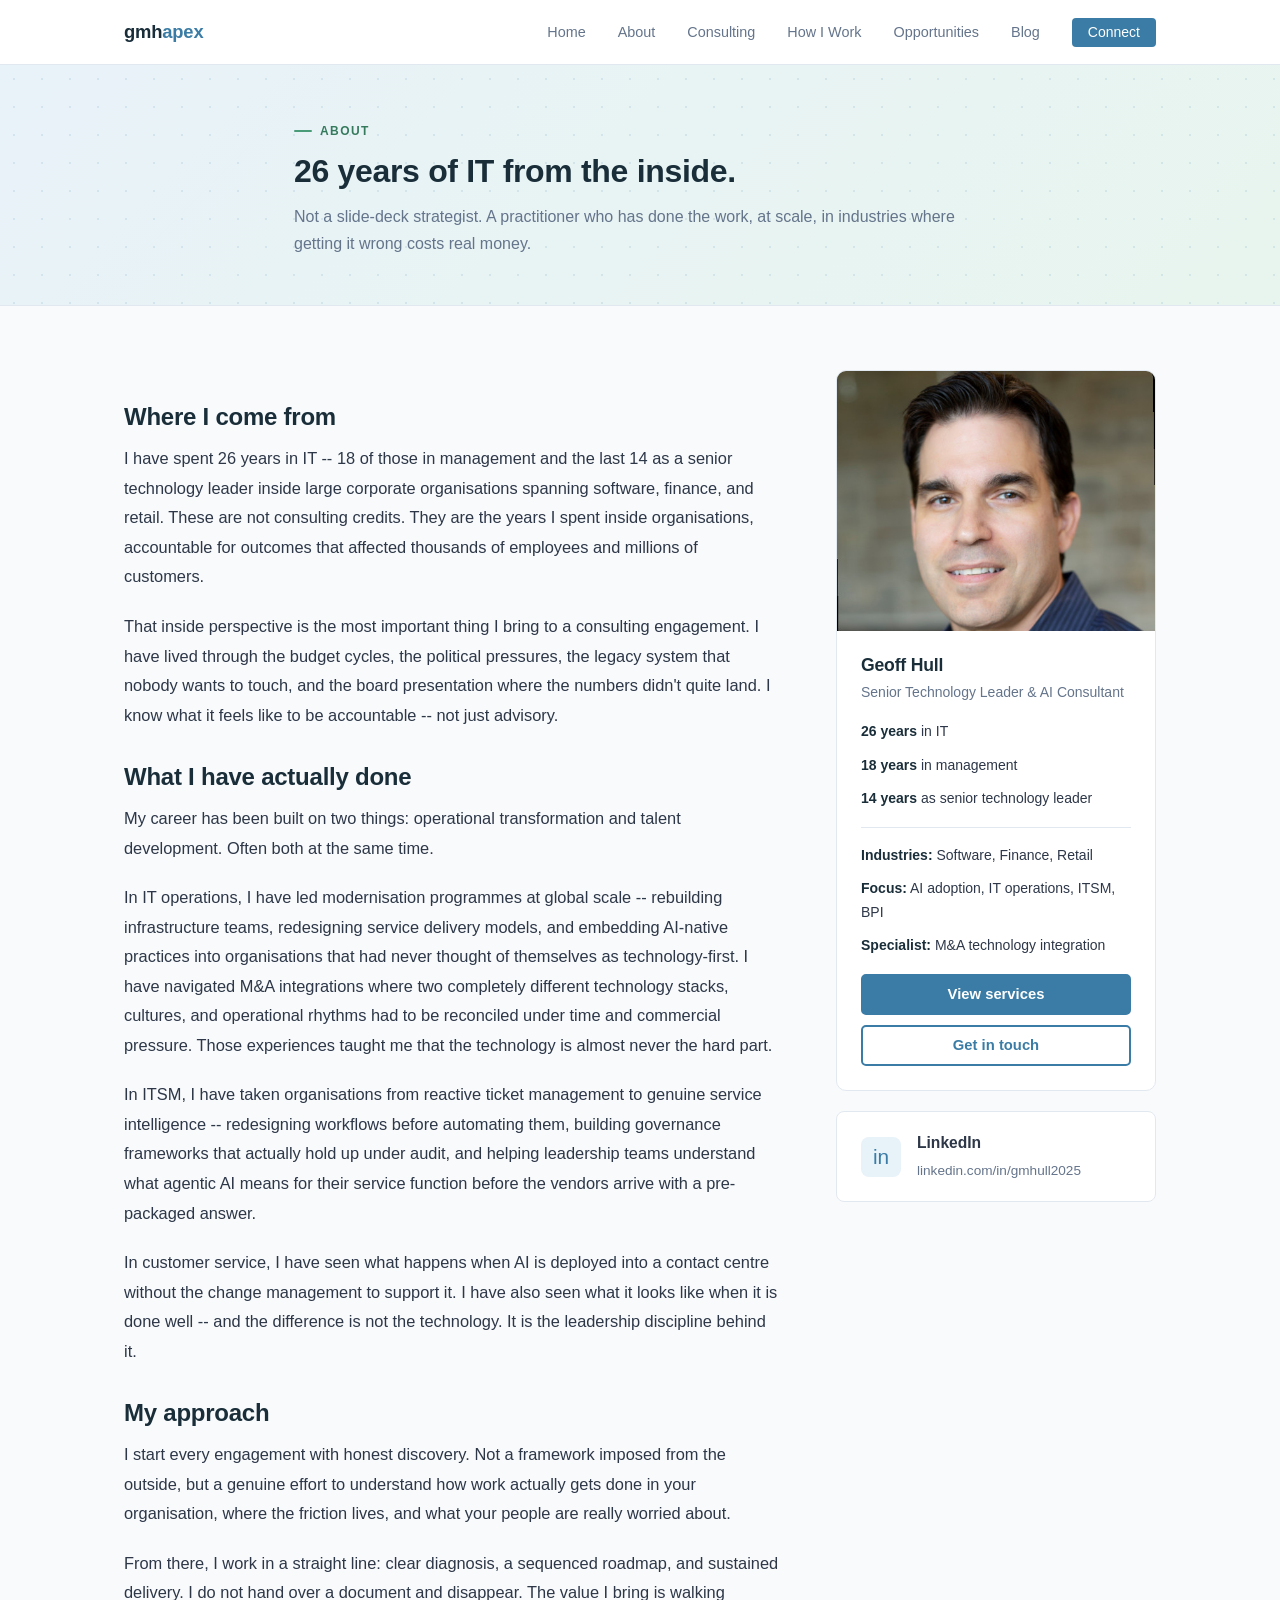
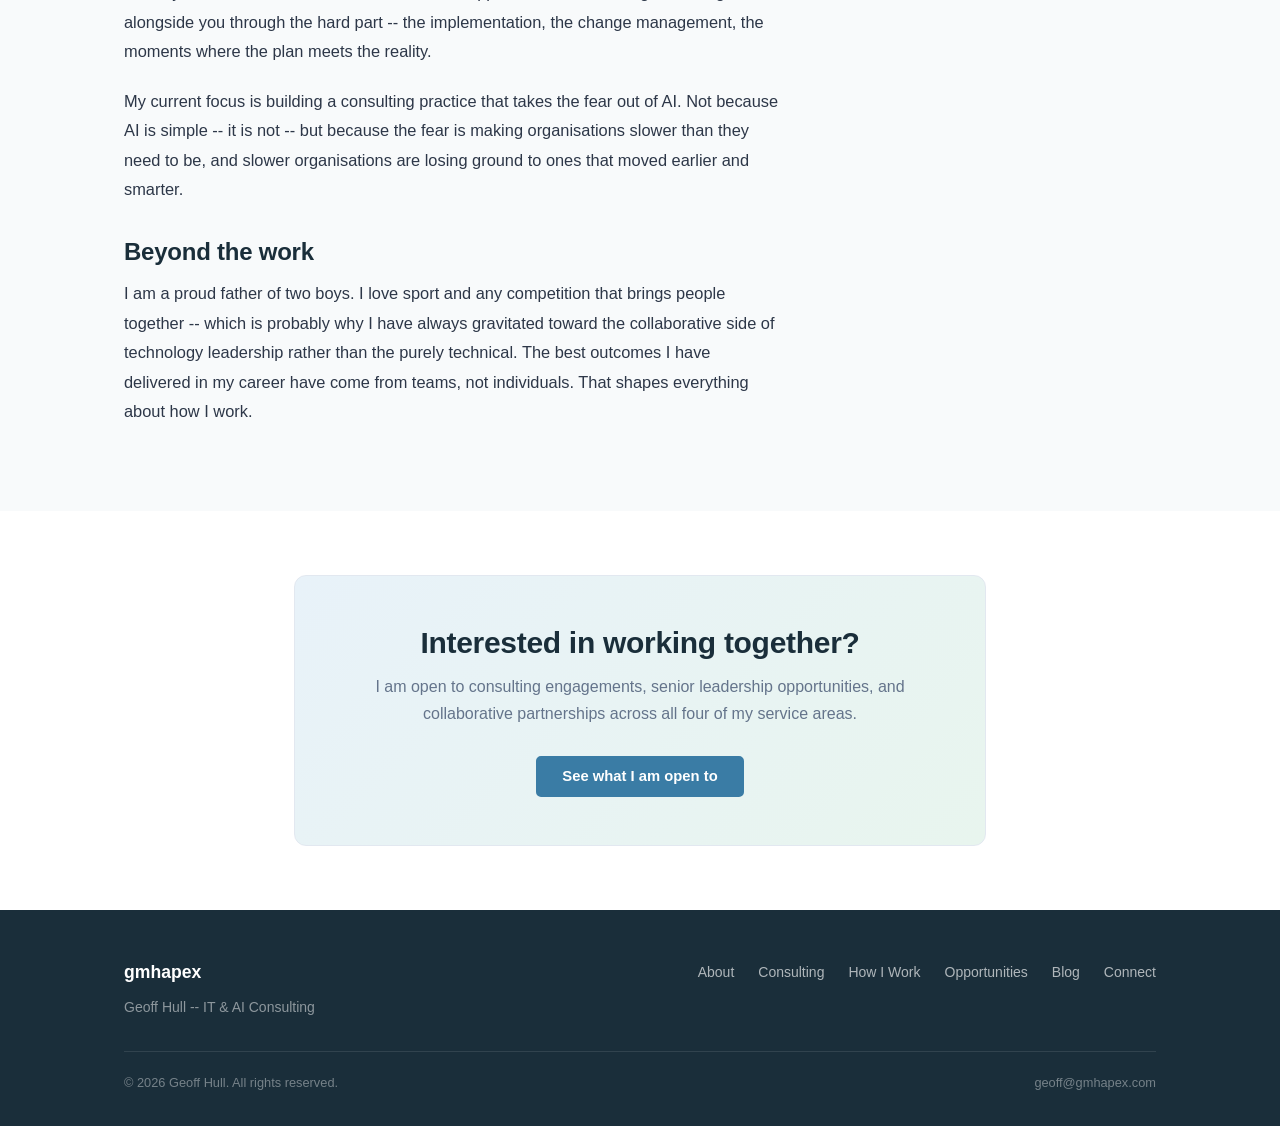
<file: docs/about.html>
<!DOCTYPE html>
<html lang="en">
<head>
  <meta charset="UTF-8">
  <meta name="viewport" content="width=device-width, initial-scale=1.0">
  <title>About Geoff Hull -- Senior Technology Leader &amp; AI Consultant</title>
  <meta name="description" content="26 years of IT leadership across software, finance, and retail. Geoff Hull's approach to consulting is grounded in real operational experience -- not theory.">

  <!-- Canonical -->
  <link rel="canonical" href="https://gmhapex.com/about.html">

  <!-- OpenGraph -->
  <meta property="og:title" content="About Geoff Hull -- Senior Technology Leader &amp; AI Consultant">
  <meta property="og:description" content="26 years of IT leadership across software, finance, and retail. Grounded in real operational experience, not theory.">
  <meta property="og:url" content="https://gmhapex.com/about.html">
  <meta property="og:type" content="profile">
  <meta property="og:image" content="https://gmhapex.com/assets/img/geoff-hull.jpg">

  <!-- Twitter Card -->
  <meta name="twitter:card" content="summary_large_image">
  <meta name="twitter:site" content="@geoffmhull">
  <meta name="twitter:title" content="About Geoff Hull -- Senior Technology Leader &amp; AI Consultant">
  <meta name="twitter:description" content="26 years of IT leadership across software, finance, and retail. Grounded in real operational experience, not theory.">
  <meta name="twitter:image" content="https://gmhapex.com/assets/img/geoff-hull.jpg">

  <link rel="stylesheet" href="assets/css/style.css">

  <!-- JSON-LD: Person schema -->
  <script type="application/ld+json">
  {
    "@context": "https://schema.org",
    "@type": "Person",
    "name": "Geoff Hull",
    "url": "https://gmhapex.com",
    "jobTitle": "Senior Technology Leader & AI Consultant",
    "description": "Senior technology leader with 26 years of IT experience, 18 years in management, and 14 years as a senior leader across software, finance, and retail.",
    "alumniOf": [],
    "knowsAbout": [
      "IT Operations Transformation",
      "IT Service Management",
      "AI Adoption",
      "Business Process Improvement",
      "Customer Service Transformation",
      "Mergers and Acquisitions Technology Integration",
      "Talent Development",
      "Change Management"
    ],
    "sameAs": [
      "https://www.linkedin.com/in/gmhull2025",
      "https://twitter.com/geoffmhull"
    ]
  }
  </script>
</head>
<body>

  <!-- ===== Navigation ===== -->
  <nav class="site-nav" role="navigation" aria-label="Main navigation">
    <div class="container site-nav__inner">
      <a href="index.html" class="site-nav__brand">gmh<span>apex</span></a>
      <button class="nav-toggle" aria-label="Open menu" aria-expanded="false">
        <span></span><span></span><span></span>
      </button>
      <ul class="site-nav__links">
        <li><a href="index.html">Home</a></li>
        <li><a href="about.html">About</a></li>
        <li><a href="consulting.html">Consulting</a></li>
        <li><a href="how-i-work.html">How I Work</a></li>
        <li><a href="opportunities.html">Opportunities</a></li>
        <li><a href="blog/index.html">Blog</a></li>
        <li class="nav-cta"><a href="connect.html">Connect</a></li>
      </ul>
    </div>
  </nav>

  <!-- ===== Page header ===== -->
  <header class="post-header">
    <div class="container--narrow">
      <p class="section-label">About</p>
      <h1>26 years of IT from the inside.</h1>
      <p class="post-header__sub">Not a slide-deck strategist. A practitioner who has done the work, at scale, in industries where getting it wrong costs real money.</p>
    </div>
  </header>

  <!-- ===== Bio section ===== -->
  <section>
    <div class="container">
      <div class="bio-section">

        <!-- Main bio -->
        <div class="post-content">

          <h2>Where I come from</h2>
          <p>
            I have spent 26 years in IT -- 18 of those in management and the last 14 as a senior
            technology leader inside large corporate organisations spanning software, finance, and retail.
            These are not consulting credits. They are the years I spent inside organisations,
            accountable for outcomes that affected thousands of employees and millions of customers.
          </p>
          <p>
            That inside perspective is the most important thing I bring to a consulting engagement.
            I have lived through the budget cycles, the political pressures, the legacy system that
            nobody wants to touch, and the board presentation where the numbers didn't quite land.
            I know what it feels like to be accountable -- not just advisory.
          </p>

          <h2>What I have actually done</h2>
          <p>
            My career has been built on two things: operational transformation and talent development.
            Often both at the same time.
          </p>
          <p>
            In IT operations, I have led modernisation programmes at global scale -- rebuilding
            infrastructure teams, redesigning service delivery models, and embedding AI-native
            practices into organisations that had never thought of themselves as technology-first.
            I have navigated M&amp;A integrations where two completely different technology stacks,
            cultures, and operational rhythms had to be reconciled under time and commercial pressure.
            Those experiences taught me that the technology is almost never the hard part.
          </p>
          <p>
            In ITSM, I have taken organisations from reactive ticket management to genuine
            service intelligence -- redesigning workflows before automating them, building governance
            frameworks that actually hold up under audit, and helping leadership teams understand
            what agentic AI means for their service function before the vendors arrive with
            a pre-packaged answer.
          </p>
          <p>
            In customer service, I have seen what happens when AI is deployed into a contact centre
            without the change management to support it. I have also seen what it looks like when
            it is done well -- and the difference is not the technology. It is the leadership
            discipline behind it.
          </p>

          <h2>My approach</h2>
          <p>
            I start every engagement with honest discovery. Not a framework imposed from the outside,
            but a genuine effort to understand how work actually gets done in your organisation,
            where the friction lives, and what your people are really worried about.
          </p>
          <p>
            From there, I work in a straight line: clear diagnosis, a sequenced roadmap,
            and sustained delivery. I do not hand over a document and disappear. The value
            I bring is walking alongside you through the hard part -- the implementation,
            the change management, the moments where the plan meets the reality.
          </p>
          <p>
            My current focus is building a consulting practice that takes the fear out of AI.
            Not because AI is simple -- it is not -- but because the fear is making organisations
            slower than they need to be, and slower organisations are losing ground to ones that
            moved earlier and smarter.
          </p>

          <h2>Beyond the work</h2>
          <p>
            I am a proud father of two boys. I love sport and any competition that brings people
            together -- which is probably why I have always gravitated toward the collaborative
            side of technology leadership rather than the purely technical. The best outcomes
            I have delivered in my career have come from teams, not individuals. That shapes
            everything about how I work.
          </p>

        </div>

        <!-- Aside card -->
        <aside class="bio-aside">
          <div class="bio-aside__card">
            <div class="bio-aside__avatar">
              <img src="assets/img/geoff-hull.jpg" alt="Geoff Hull">
            </div>
            <div class="bio-aside__details">
              <h3>Geoff Hull</h3>
              <p class="role">Senior Technology Leader &amp; AI Consultant</p>

              <div class="bio-stat"><strong>26 years</strong> in IT</div>
              <div class="bio-stat"><strong>18 years</strong> in management</div>
              <div class="bio-stat"><strong>14 years</strong> as senior technology leader</div>

              <div style="margin: 1rem 0; border-top: 1px solid var(--border); padding-top: 1rem;">
                <div class="bio-stat"><strong>Industries:</strong> Software, Finance, Retail</div>
                <div class="bio-stat"><strong>Focus:</strong> AI adoption, IT operations, ITSM, BPI</div>
                <div class="bio-stat"><strong>Specialist:</strong> M&amp;A technology integration</div>
              </div>

              <div style="margin-top: 1rem;">
                <a href="consulting.html" class="btn btn--primary" style="width:100%; text-align:center; display:block; margin-bottom:0.6rem;">View services</a>
                <a href="connect.html" class="btn btn--outline" style="width:100%; text-align:center; display:block;">Get in touch</a>
              </div>
            </div>
          </div>

          <div style="margin-top:1.25rem;">
            <a href="https://www.linkedin.com/in/gmhull2025" class="social-link" target="_blank" rel="noopener noreferrer">
              <div class="social-link__icon" style="background:var(--blue-light); color:var(--blue);" aria-hidden="true">in</div>
              <div class="social-link__info">
                <strong>LinkedIn</strong>
                <span>linkedin.com/in/gmhull2025</span>
              </div>
            </a>
          </div>
        </aside>

      </div>
    </div>
  </section>

  <!-- ===== CTA ===== -->
  <section class="section--alt">
    <div class="container--narrow">
      <div class="cta-block">
        <h2>Interested in working together?</h2>
        <p>I am open to consulting engagements, senior leadership opportunities, and collaborative partnerships across all four of my service areas.</p>
        <a href="opportunities.html" class="btn btn--primary">See what I am open to</a>
      </div>
    </div>
  </section>

  <!-- ===== Footer ===== -->
  <footer class="site-footer">
    <div class="container">
      <div class="site-footer__inner">
        <div>
          <div class="site-footer__brand">gmhapex</div>
          <div class="site-footer__tagline">Geoff Hull -- IT &amp; AI Consulting</div>
        </div>
        <ul class="site-footer__nav">
          <li><a href="about.html">About</a></li>
          <li><a href="consulting.html">Consulting</a></li>
          <li><a href="how-i-work.html">How I Work</a></li>
          <li><a href="opportunities.html">Opportunities</a></li>
          <li><a href="blog/index.html">Blog</a></li>
          <li><a href="connect.html">Connect</a></li>
        </ul>
      </div>
      <div class="site-footer__bottom">
        <span>&copy; 2026 Geoff Hull. All rights reserved.</span>
        <span><a href="mailto:geoff@gmhapex.com" style="color:rgba(255,255,255,0.4);">geoff@gmhapex.com</a></span>
      </div>
    </div>
  </footer>

  <script src="assets/js/main.js"></script>
</body>
</html>
</file>
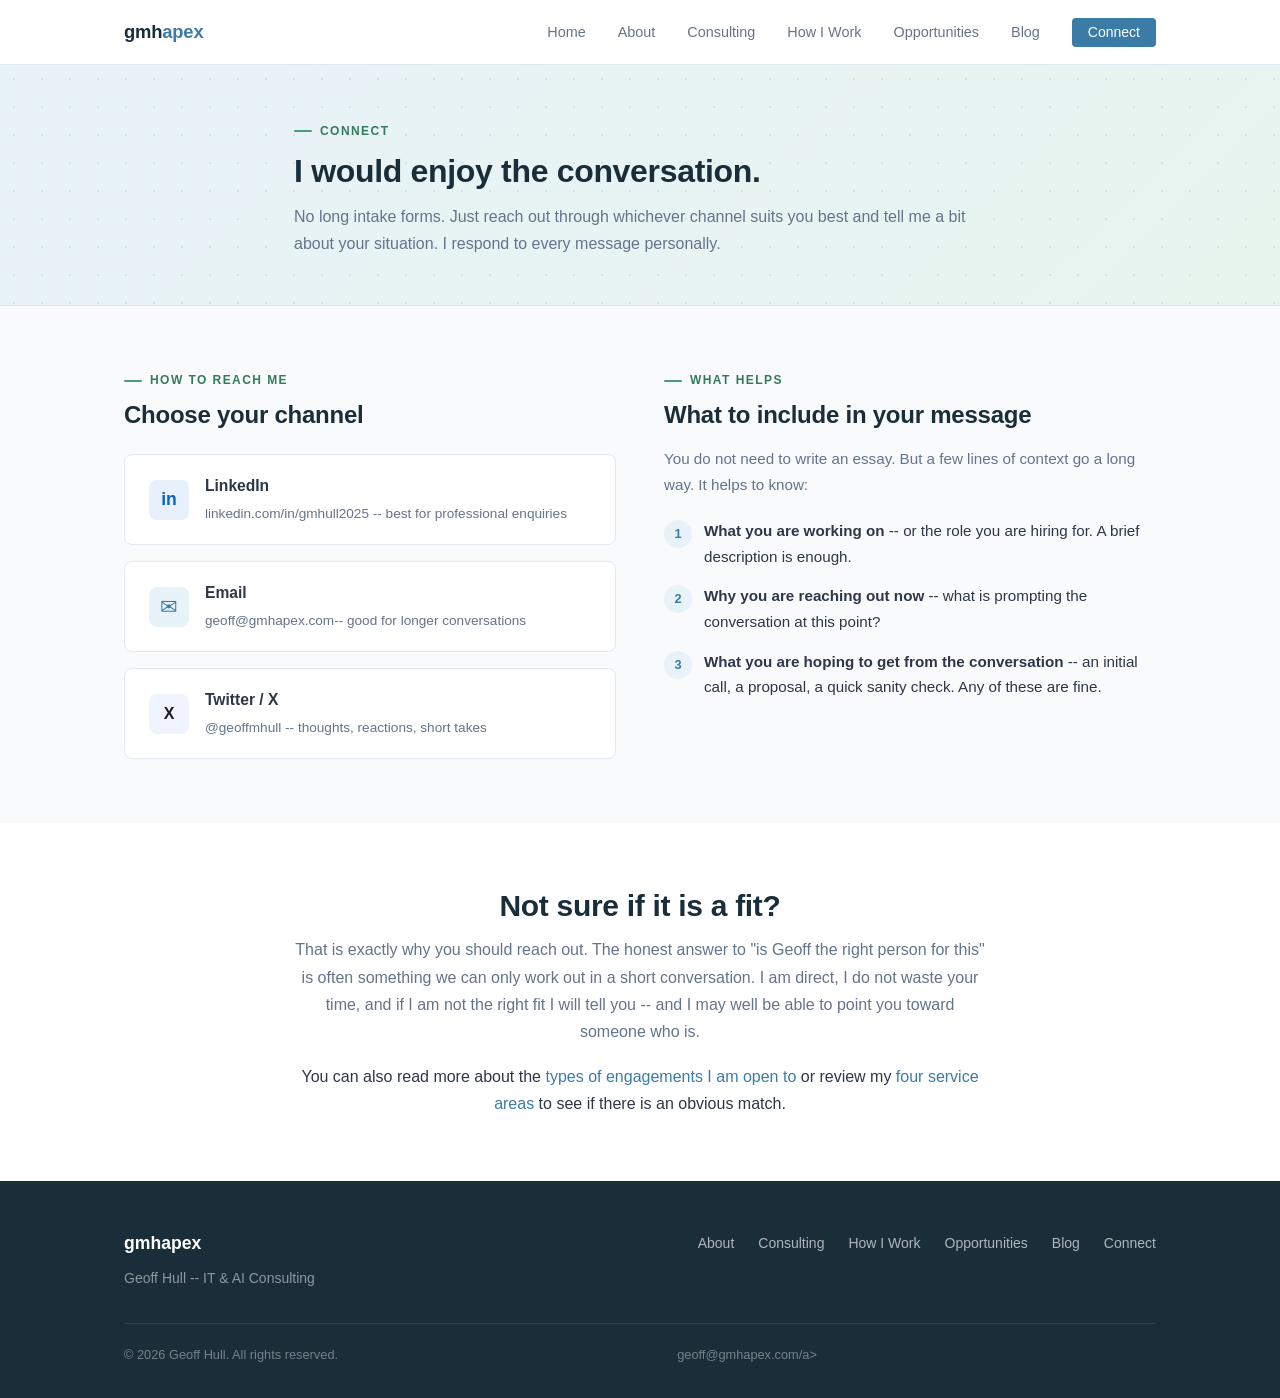
<file: docs/connect.html>
<!DOCTYPE html>
<html lang="en">
<head>
  <meta charset="UTF-8">
  <meta name="viewport" content="width=device-width, initial-scale=1.0">
  <title>Connect -- Geoff Hull | gmhapex.com</title>
  <meta name="description" content="Get in touch with Geoff Hull. Connect via LinkedIn, Twitter/X, or email to discuss consulting, opportunities, or collaboration.">

  <!-- Canonical -->
  <link rel="canonical" href="https://gmhapex.com/connect.html">

  <!-- OpenGraph -->
  <meta property="og:title" content="Connect -- Geoff Hull">
  <meta property="og:description" content="Get in touch via LinkedIn, Twitter/X, or email. Open to consulting, senior leadership roles, and collaborative partnerships.">
  <meta property="og:url" content="https://gmhapex.com/connect.html">
  <meta property="og:type" content="website">
  <meta property="og:image" content="https://gmhapex.com/assets/img/geoff-hull.jpg">

  <!-- Twitter Card -->
  <meta name="twitter:card" content="summary_large_image">
  <meta name="twitter:site" content="@geoffmhull">
  <meta name="twitter:title" content="Connect -- Geoff Hull">
  <meta name="twitter:description" content="Get in touch via LinkedIn, Twitter/X, or email.">
  <meta name="twitter:image" content="https://gmhapex.com/assets/img/geoff-hull.jpg">

  <link rel="stylesheet" href="assets/css/style.css">

  <!-- JSON-LD: ContactPage -->
  <script type="application/ld+json">
  {
    "@context": "https://schema.org",
    "@type": "ContactPage",
    "name": "Connect -- Geoff Hull",
    "url": "https://gmhapex.com/connect.html",
    "description": "Contact page for Geoff Hull, senior technology leader and AI consultant.",
    "author": {
      "@type": "Person",
      "name": "Geoff Hull",
      "url": "https://gmhapex.com",
      "sameAs": [
        "https://www.linkedin.com/in/gmhull2025",
        "https://twitter.com/geoffmhull"
      ]
    }
  }
  </script>
</head>
<body>

  <!-- ===== Navigation ===== -->
  <nav class="site-nav" role="navigation" aria-label="Main navigation">
    <div class="container site-nav__inner">
      <a href="index.html" class="site-nav__brand">gmh<span>apex</span></a>
      <button class="nav-toggle" aria-label="Open menu" aria-expanded="false">
        <span></span><span></span><span></span>
      </button>
      <ul class="site-nav__links">
        <li><a href="index.html">Home</a></li>
        <li><a href="about.html">About</a></li>
        <li><a href="consulting.html">Consulting</a></li>
        <li><a href="how-i-work.html">How I Work</a></li>
        <li><a href="opportunities.html">Opportunities</a></li>
        <li><a href="blog/index.html">Blog</a></li>
        <li class="nav-cta"><a href="connect.html">Connect</a></li>
      </ul>
    </div>
  </nav>

  <!-- ===== Page header ===== -->
  <header class="post-header">
    <div class="container--narrow">
      <p class="section-label">Connect</p>
      <h1>I would enjoy the conversation.</h1>
      <p class="post-header__sub">
        No long intake forms. Just reach out through whichever channel suits you best
        and tell me a bit about your situation. I respond to every message personally.
      </p>
    </div>
  </header>

  <!-- ===== Contact options ===== -->
  <section>
    <div class="container">
      <div style="display:grid; grid-template-columns: 1fr 1fr; gap:3rem; align-items:start;">

        <!-- Social / contact links -->
        <div>
          <p class="section-label">How to reach me</p>
          <h2 class="section-heading" style="font-size:1.5rem; margin-bottom:1.5rem;">Choose your channel</h2>
          <div class="social-links">

            <a href="https://www.linkedin.com/in/gmhull2025" class="social-link" target="_blank" rel="noopener noreferrer">
              <div class="social-link__icon" style="background:#e8f0fb; color:#0a66c2; font-size:1.1rem; font-weight:700;">in</div>
              <div class="social-link__info">
                <strong>LinkedIn</strong>
                <span>linkedin.com/in/gmhull2025 -- best for professional enquiries</span>
              </div>
            </a>

            <a href="mailto:geoff@gmhapex.com" class="social-link">
              <div class="social-link__icon" style="background:var(--blue-light); color:var(--blue);" aria-hidden="true">&#9993;</div>
              <div class="social-link__info">
                <strong>Email</strong>
                <span>geoff@gmhapex.com-- good for longer conversations</span>
              </div>
            </a>

            <a href="https://twitter.com/geoffmhull" class="social-link" target="_blank" rel="noopener noreferrer">
              <div class="social-link__icon" style="background:#f0f4ff; color:#1a1a2e; font-weight:700; font-size:1rem;">X</div>
              <div class="social-link__info">
                <strong>Twitter / X</strong>
                <span>@geoffmhull -- thoughts, reactions, short takes</span>
              </div>
            </a>

          </div>
        </div>

        <!-- What to include -->
        <div>
          <p class="section-label">What helps</p>
          <h2 class="section-heading" style="font-size:1.5rem; margin-bottom:1rem;">What to include in your message</h2>
          <p class="text-muted" style="font-size:0.95rem; margin-bottom:1.25rem;">
            You do not need to write an essay. But a few lines of context go a long way. It helps to know:
          </p>
          <div style="display:flex; flex-direction:column; gap:0.85rem;">
            <div style="display:flex; gap:0.75rem; align-items:flex-start; font-size:0.95rem;">
              <div style="width:28px; height:28px; border-radius:50%; background:var(--blue-light); color:var(--blue); display:flex; align-items:center; justify-content:center; font-weight:600; font-size:0.8rem; flex-shrink:0; margin-top:2px;">1</div>
              <div><strong>What you are working on</strong> -- or the role you are hiring for. A brief description is enough.</div>
            </div>
            <div style="display:flex; gap:0.75rem; align-items:flex-start; font-size:0.95rem;">
              <div style="width:28px; height:28px; border-radius:50%; background:var(--blue-light); color:var(--blue); display:flex; align-items:center; justify-content:center; font-weight:600; font-size:0.8rem; flex-shrink:0; margin-top:2px;">2</div>
              <div><strong>Why you are reaching out now</strong> -- what is prompting the conversation at this point?</div>
            </div>
            <div style="display:flex; gap:0.75rem; align-items:flex-start; font-size:0.95rem;">
              <div style="width:28px; height:28px; border-radius:50%; background:var(--blue-light); color:var(--blue); display:flex; align-items:center; justify-content:center; font-weight:600; font-size:0.8rem; flex-shrink:0; margin-top:2px;">3</div>
              <div><strong>What you are hoping to get from the conversation</strong> -- an initial call, a proposal, a quick sanity check. Any of these are fine.</div>
            </div>
          </div>
        </div>

      </div>
    </div>
  </section>

  <!-- ===== Not sure? ===== -->
  <section class="section--alt">
    <div class="container--narrow" style="text-align:center;">
      <h2 style="margin-bottom:0.75rem;">Not sure if it is a fit?</h2>
      <p class="text-muted">
        That is exactly why you should reach out. The honest answer to "is Geoff the right person for this"
        is often something we can only work out in a short conversation. I am direct, I do not waste your
        time, and if I am not the right fit I will tell you -- and I may well be able to point you
        toward someone who is.
      </p>
      <p style="margin-top:1rem;">
        You can also read more about the <a href="opportunities.html">types of engagements I am open to</a>
        or review my <a href="consulting.html">four service areas</a> to see if there is an obvious match.
      </p>
    </div>
  </section>

  <!-- ===== Footer ===== -->
  <footer class="site-footer">
    <div class="container">
      <div class="site-footer__inner">
        <div>
          <div class="site-footer__brand">gmhapex</div>
          <div class="site-footer__tagline">Geoff Hull -- IT &amp; AI Consulting</div>
        </div>
        <ul class="site-footer__nav">
          <li><a href="about.html">About</a></li>
          <li><a href="consulting.html">Consulting</a></li>
          <li><a href="how-i-work.html">How I Work</a></li>
          <li><a href="opportunities.html">Opportunities</a></li>
          <li><a href="blog/index.html">Blog</a></li>
          <li><a href="connect.html">Connect</a></li>
        </ul>
      </div>
      <div class="site-footer__bottom">
        <span>&copy; 2026 Geoff Hull. All rights reserved.</span>
        <span><a href="mailto:geoff@gmhapex.com" style="color:rgba(255,255,255,0.4);">geoff@gmhapex.com/a></span>
      </div>
    </div>
  </footer>

  <script src="assets/js/main.js"></script>
</body>
</html>
</file>
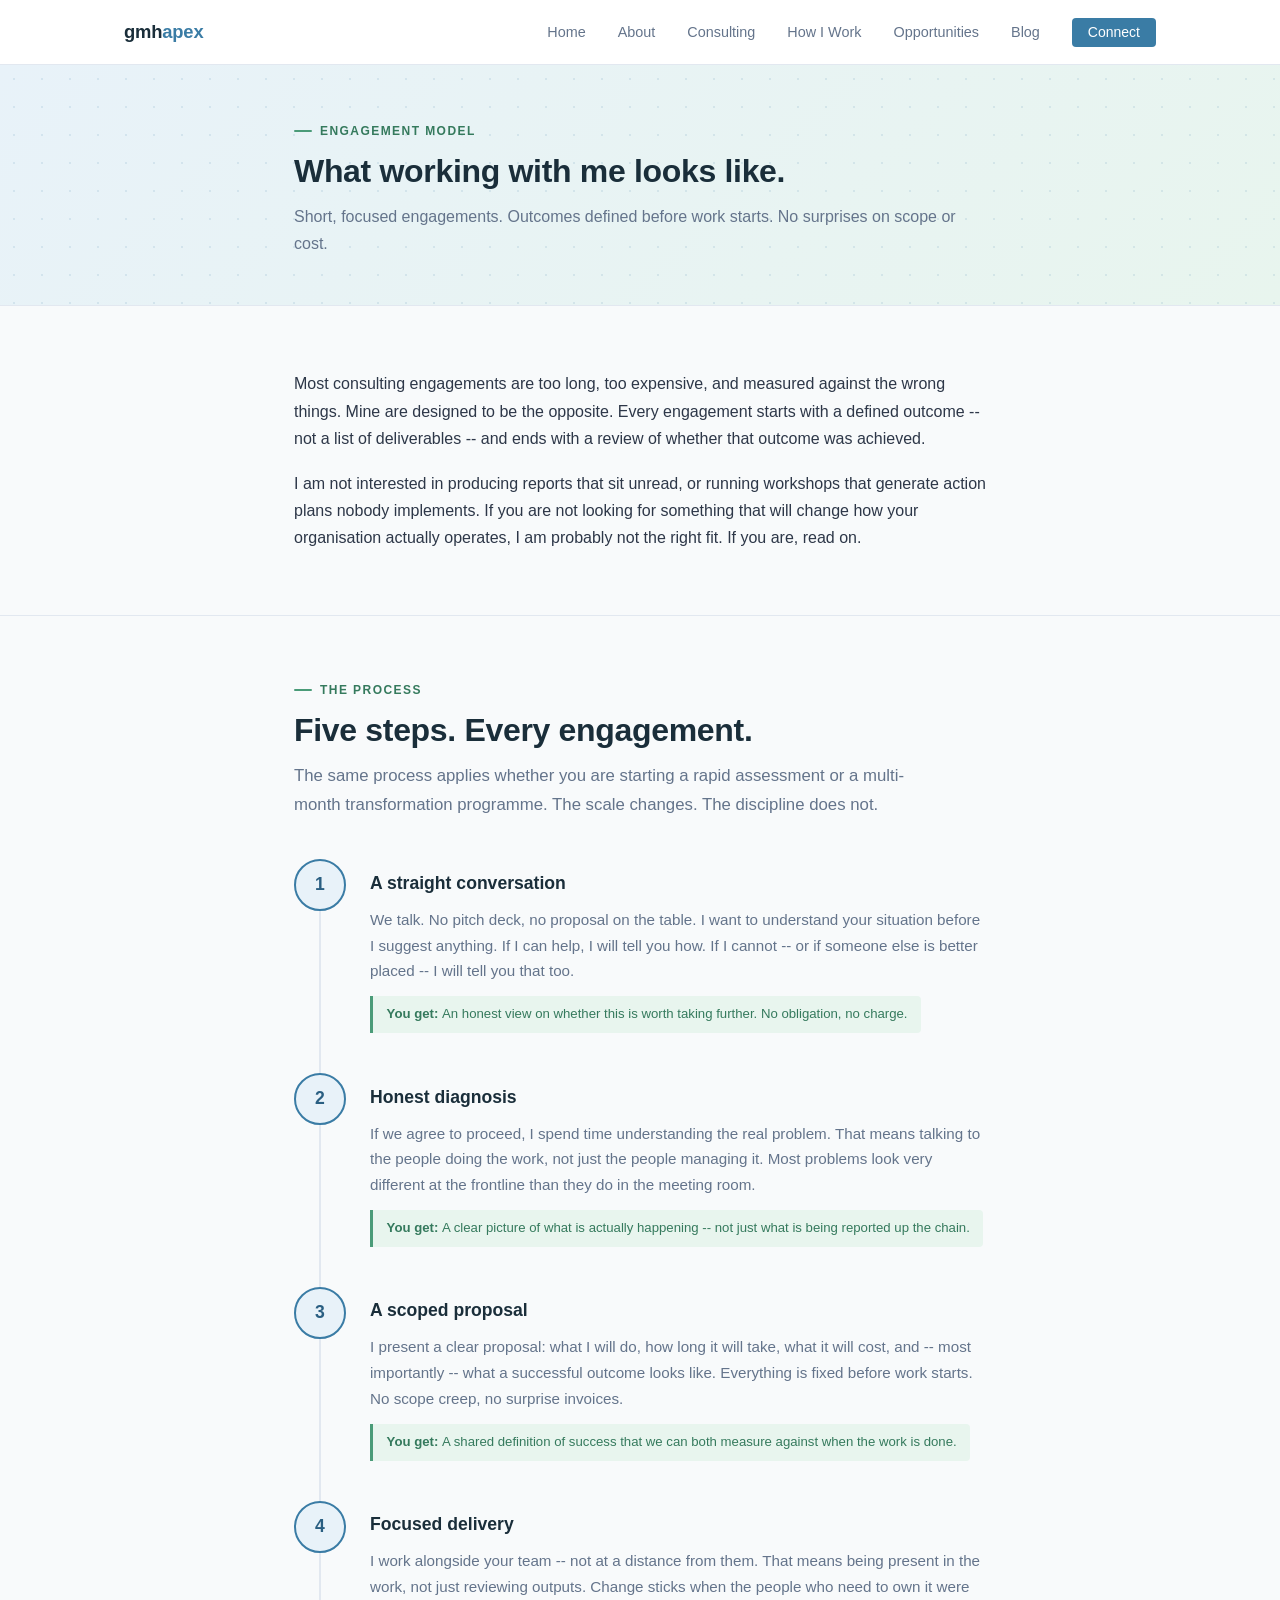
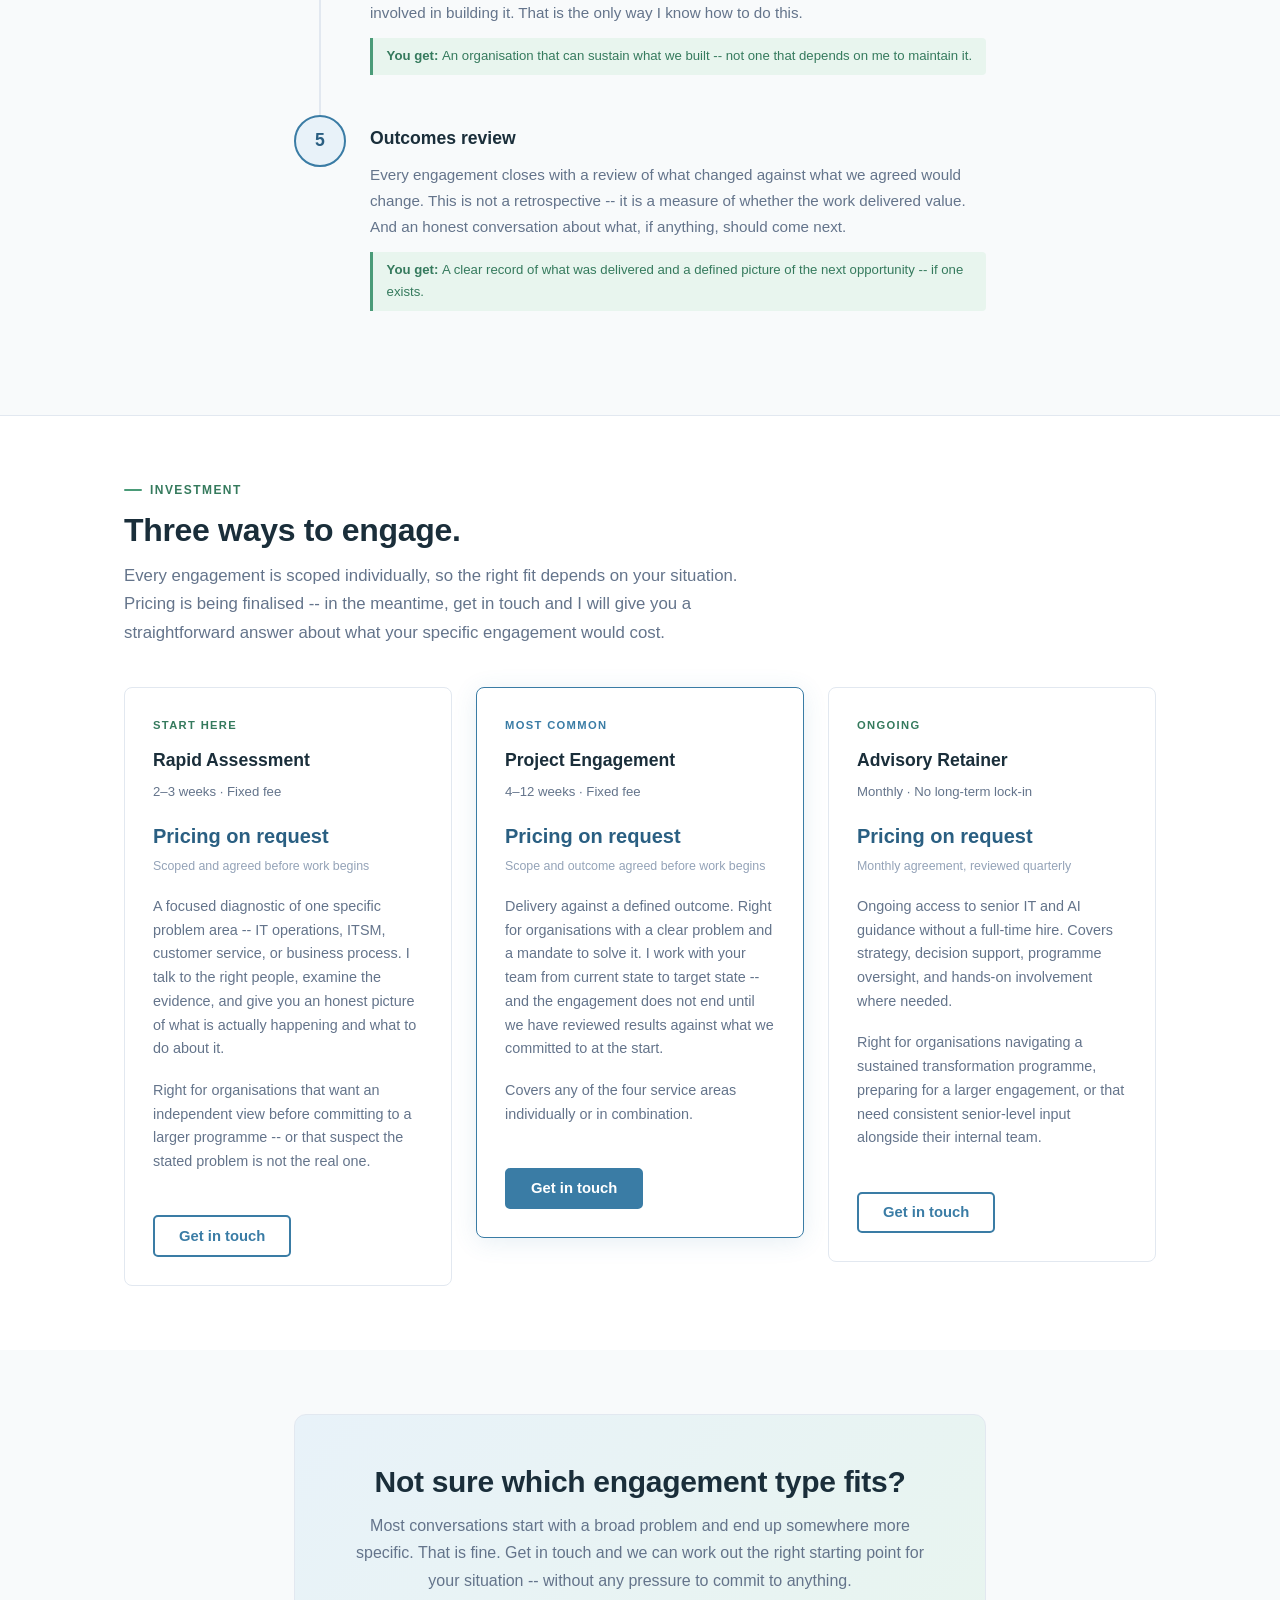
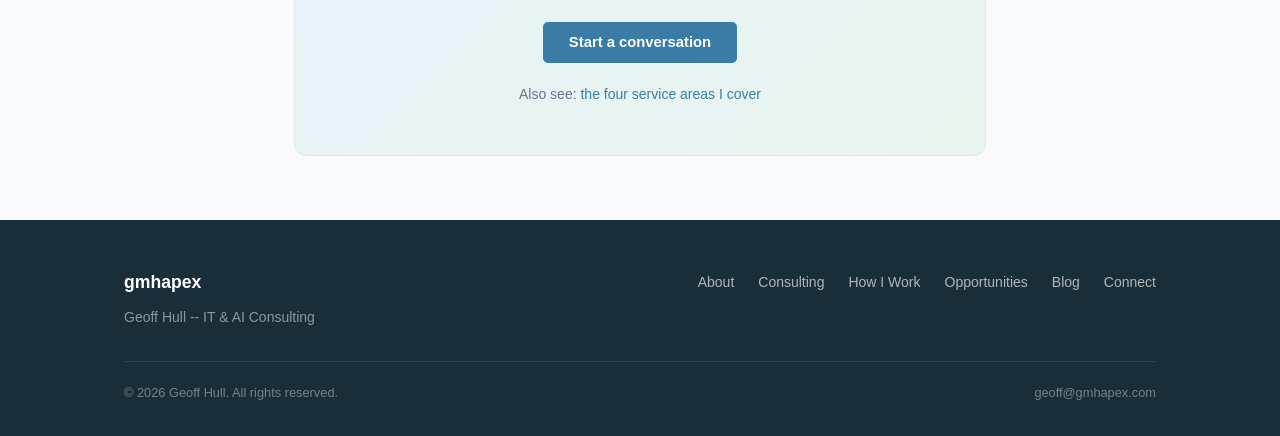
<file: docs/how-i-work.html>
<!DOCTYPE html>
<html lang="en">
<head>
  <meta charset="UTF-8">
  <meta name="viewport" content="width=device-width, initial-scale=1.0">
  <title>How I Work -- Geoff Hull | gmhapex.com</title>
  <meta name="description" content="How Geoff Hull's consulting engagements work -- from first conversation to measurable outcomes. Short, focused, and outcome-first.">

  <!-- Canonical -->
  <link rel="canonical" href="https://gmhapex.com/how-i-work.html">

  <!-- OpenGraph -->
  <meta property="og:title" content="How I Work -- Geoff Hull">
  <meta property="og:description" content="Short, focused consulting engagements measured against outcomes -- not outputs. What working with Geoff Hull looks like from first conversation to results.">
  <meta property="og:url" content="https://gmhapex.com/how-i-work.html">
  <meta property="og:type" content="website">
  <meta property="og:image" content="https://gmhapex.com/assets/img/geoff-hull.jpg">

  <!-- Twitter Card -->
  <meta name="twitter:card" content="summary_large_image">
  <meta name="twitter:site" content="@geoffmhull">
  <meta name="twitter:title" content="How I Work -- Geoff Hull">
  <meta name="twitter:description" content="Short, focused consulting engagements measured against outcomes -- not outputs.">
  <meta name="twitter:image" content="https://gmhapex.com/assets/img/geoff-hull.jpg">

  <link rel="stylesheet" href="assets/css/style.css">

  <!-- JSON-LD: WebPage -->
  <script type="application/ld+json">
  {
    "@context": "https://schema.org",
    "@type": "WebPage",
    "name": "How I Work -- Geoff Hull",
    "url": "https://gmhapex.com/how-i-work.html",
    "description": "Geoff Hull's consulting engagement model -- process steps, outcomes, and pricing.",
    "author": {
      "@type": "Person",
      "name": "Geoff Hull",
      "url": "https://gmhapex.com"
    }
  }
  </script>
</head>
<body>

  <!-- ===== Navigation ===== -->
  <nav class="site-nav" role="navigation" aria-label="Main navigation">
    <div class="container site-nav__inner">
      <a href="index.html" class="site-nav__brand">gmh<span>apex</span></a>
      <button class="nav-toggle" aria-label="Open menu" aria-expanded="false">
        <span></span><span></span><span></span>
      </button>
      <ul class="site-nav__links">
        <li><a href="index.html">Home</a></li>
        <li><a href="about.html">About</a></li>
        <li><a href="consulting.html">Consulting</a></li>
        <li><a href="how-i-work.html">How I Work</a></li>
        <li><a href="opportunities.html">Opportunities</a></li>
        <li><a href="blog/index.html">Blog</a></li>
        <li class="nav-cta"><a href="connect.html">Connect</a></li>
      </ul>
    </div>
  </nav>

  <!-- ===== Page header ===== -->
  <header class="post-header">
    <div class="container--narrow">
      <p class="section-label">Engagement model</p>
      <h1>What working with me looks like.</h1>
      <p class="post-header__sub">
        Short, focused engagements. Outcomes defined before work starts.
        No surprises on scope or cost.
      </p>
    </div>
  </header>

  <!-- ===== Intro ===== -->
  <section>
    <div class="container--narrow">
      <p>
        Most consulting engagements are too long, too expensive, and measured against the wrong things.
        Mine are designed to be the opposite. Every engagement starts with a defined outcome -- not a
        list of deliverables -- and ends with a review of whether that outcome was achieved.
      </p>
      <p>
        I am not interested in producing reports that sit unread, or running workshops that generate
        action plans nobody implements. If you are not looking for something that will change how
        your organisation actually operates, I am probably not the right fit. If you are, read on.
      </p>
    </div>
  </section>

  <hr class="divider">

  <!-- ===== Process steps ===== -->
  <section>
    <div class="container--narrow">
      <p class="section-label">The process</p>
      <h2 class="section-heading">Five steps. Every engagement.</h2>
      <p class="section-intro">
        The same process applies whether you are starting a rapid assessment or a
        multi-month transformation programme. The scale changes. The discipline does not.
      </p>

      <div class="process-steps">

        <div class="process-step">
          <div class="process-step__num">1</div>
          <div class="process-step__content">
            <div class="process-step__title">A straight conversation</div>
            <p class="process-step__body">
              We talk. No pitch deck, no proposal on the table. I want to understand your situation
              before I suggest anything. If I can help, I will tell you how. If I cannot -- or if
              someone else is better placed -- I will tell you that too.
            </p>
            <span class="process-step__outcome">An honest view on whether this is worth taking further. No obligation, no charge.</span>
          </div>
        </div>

        <div class="process-step">
          <div class="process-step__num">2</div>
          <div class="process-step__content">
            <div class="process-step__title">Honest diagnosis</div>
            <p class="process-step__body">
              If we agree to proceed, I spend time understanding the real problem. That means talking
              to the people doing the work, not just the people managing it. Most problems look very
              different at the frontline than they do in the meeting room.
            </p>
            <span class="process-step__outcome">A clear picture of what is actually happening -- not just what is being reported up the chain.</span>
          </div>
        </div>

        <div class="process-step">
          <div class="process-step__num">3</div>
          <div class="process-step__content">
            <div class="process-step__title">A scoped proposal</div>
            <p class="process-step__body">
              I present a clear proposal: what I will do, how long it will take, what it will cost,
              and -- most importantly -- what a successful outcome looks like. Everything is fixed
              before work starts. No scope creep, no surprise invoices.
            </p>
            <span class="process-step__outcome">A shared definition of success that we can both measure against when the work is done.</span>
          </div>
        </div>

        <div class="process-step">
          <div class="process-step__num">4</div>
          <div class="process-step__content">
            <div class="process-step__title">Focused delivery</div>
            <p class="process-step__body">
              I work alongside your team -- not at a distance from them. That means being present
              in the work, not just reviewing outputs. Change sticks when the people who need to
              own it were involved in building it. That is the only way I know how to do this.
            </p>
            <span class="process-step__outcome">An organisation that can sustain what we built -- not one that depends on me to maintain it.</span>
          </div>
        </div>

        <div class="process-step">
          <div class="process-step__num">5</div>
          <div class="process-step__content">
            <div class="process-step__title">Outcomes review</div>
            <p class="process-step__body">
              Every engagement closes with a review of what changed against what we agreed would
              change. This is not a retrospective -- it is a measure of whether the work delivered
              value. And an honest conversation about what, if anything, should come next.
            </p>
            <span class="process-step__outcome">A clear record of what was delivered and a defined picture of the next opportunity -- if one exists.</span>
          </div>
        </div>

      </div>
    </div>
  </section>

  <hr class="divider">

  <!-- ===== Pricing ===== -->
  <!-- To update pricing: replace the "Pricing on request" text in each card below with the actual price. -->
  <!-- The HTML comment above each card marks where to edit. -->
  <section class="section--alt">
    <div class="container">
      <p class="section-label">Investment</p>
      <h2 class="section-heading">Three ways to engage.</h2>
      <p class="section-intro">
        Every engagement is scoped individually, so the right fit depends on your situation.
        Pricing is being finalised -- in the meantime, get in touch and I will give you
        a straightforward answer about what your specific engagement would cost.
      </p>

      <div class="pricing-grid">

        <!-- PRICING CARD 1: Update the price in .pricing-card__price when ready -->
        <div class="pricing-card">
          <div class="pricing-card__label">Start here</div>
          <div class="pricing-card__title">Rapid Assessment</div>
          <div class="pricing-card__duration">2&ndash;3 weeks &middot; Fixed fee</div>
          <div class="pricing-card__price">Pricing on request</div>
          <div class="pricing-card__price-note">Scoped and agreed before work begins</div>
          <p class="pricing-card__body">
            A focused diagnostic of one specific problem area -- IT operations, ITSM,
            customer service, or business process. I talk to the right people, examine
            the evidence, and give you an honest picture of what is actually happening
            and what to do about it.
          </p>
          <p class="pricing-card__body">
            Right for organisations that want an independent view before committing to a
            larger programme -- or that suspect the stated problem is not the real one.
          </p>
          <div class="pricing-card__cta">
            <a href="connect.html" class="btn btn--outline">Get in touch</a>
          </div>
        </div>

        <!-- PRICING CARD 2: Update the price in .pricing-card__price when ready -->
        <div class="pricing-card pricing-card--featured">
          <div class="pricing-card__label">Most common</div>
          <div class="pricing-card__title">Project Engagement</div>
          <div class="pricing-card__duration">4&ndash;12 weeks &middot; Fixed fee</div>
          <div class="pricing-card__price">Pricing on request</div>
          <div class="pricing-card__price-note">Scope and outcome agreed before work begins</div>
          <p class="pricing-card__body">
            Delivery against a defined outcome. Right for organisations with a clear problem
            and a mandate to solve it. I work with your team from current state to target state --
            and the engagement does not end until we have reviewed results against what we
            committed to at the start.
          </p>
          <p class="pricing-card__body">
            Covers any of the four service areas individually or in combination.
          </p>
          <div class="pricing-card__cta">
            <a href="connect.html" class="btn btn--primary">Get in touch</a>
          </div>
        </div>

        <!-- PRICING CARD 3: Update the price in .pricing-card__price when ready -->
        <div class="pricing-card">
          <div class="pricing-card__label">Ongoing</div>
          <div class="pricing-card__title">Advisory Retainer</div>
          <div class="pricing-card__duration">Monthly &middot; No long-term lock-in</div>
          <div class="pricing-card__price">Pricing on request</div>
          <div class="pricing-card__price-note">Monthly agreement, reviewed quarterly</div>
          <p class="pricing-card__body">
            Ongoing access to senior IT and AI guidance without a full-time hire. Covers
            strategy, decision support, programme oversight, and hands-on involvement
            where needed.
          </p>
          <p class="pricing-card__body">
            Right for organisations navigating a sustained transformation programme, preparing
            for a larger engagement, or that need consistent senior-level input alongside
            their internal team.
          </p>
          <div class="pricing-card__cta">
            <a href="connect.html" class="btn btn--outline">Get in touch</a>
          </div>
        </div>

      </div>
    </div>
  </section>

  <!-- ===== CTA ===== -->
  <section>
    <div class="container--narrow">
      <div class="cta-block">
        <h2>Not sure which engagement type fits?</h2>
        <p>
          Most conversations start with a broad problem and end up somewhere more specific.
          That is fine. Get in touch and we can work out the right starting point for
          your situation -- without any pressure to commit to anything.
        </p>
        <a href="connect.html" class="btn btn--primary">Start a conversation</a>
        <div style="margin-top:1.25rem; font-size:0.875rem; color:var(--text-muted);">
          Also see: <a href="consulting.html">the four service areas I cover</a>
        </div>
      </div>
    </div>
  </section>

  <!-- ===== Footer ===== -->
  <footer class="site-footer">
    <div class="container">
      <div class="site-footer__inner">
        <div>
          <div class="site-footer__brand">gmhapex</div>
          <div class="site-footer__tagline">Geoff Hull -- IT &amp; AI Consulting</div>
        </div>
        <ul class="site-footer__nav">
          <li><a href="about.html">About</a></li>
          <li><a href="consulting.html">Consulting</a></li>
          <li><a href="how-i-work.html">How I Work</a></li>
          <li><a href="opportunities.html">Opportunities</a></li>
          <li><a href="blog/index.html">Blog</a></li>
          <li><a href="connect.html">Connect</a></li>
        </ul>
      </div>
      <div class="site-footer__bottom">
        <span>&copy; 2026 Geoff Hull. All rights reserved.</span>
        <span><a href="mailto:geoff@gmhapex.com" style="color:rgba(255,255,255,0.4);">geoff@gmhapex.com</a></span>
      </div>
    </div>
  </footer>

  <script src="assets/js/main.js"></script>
</body>
</html>
</file>
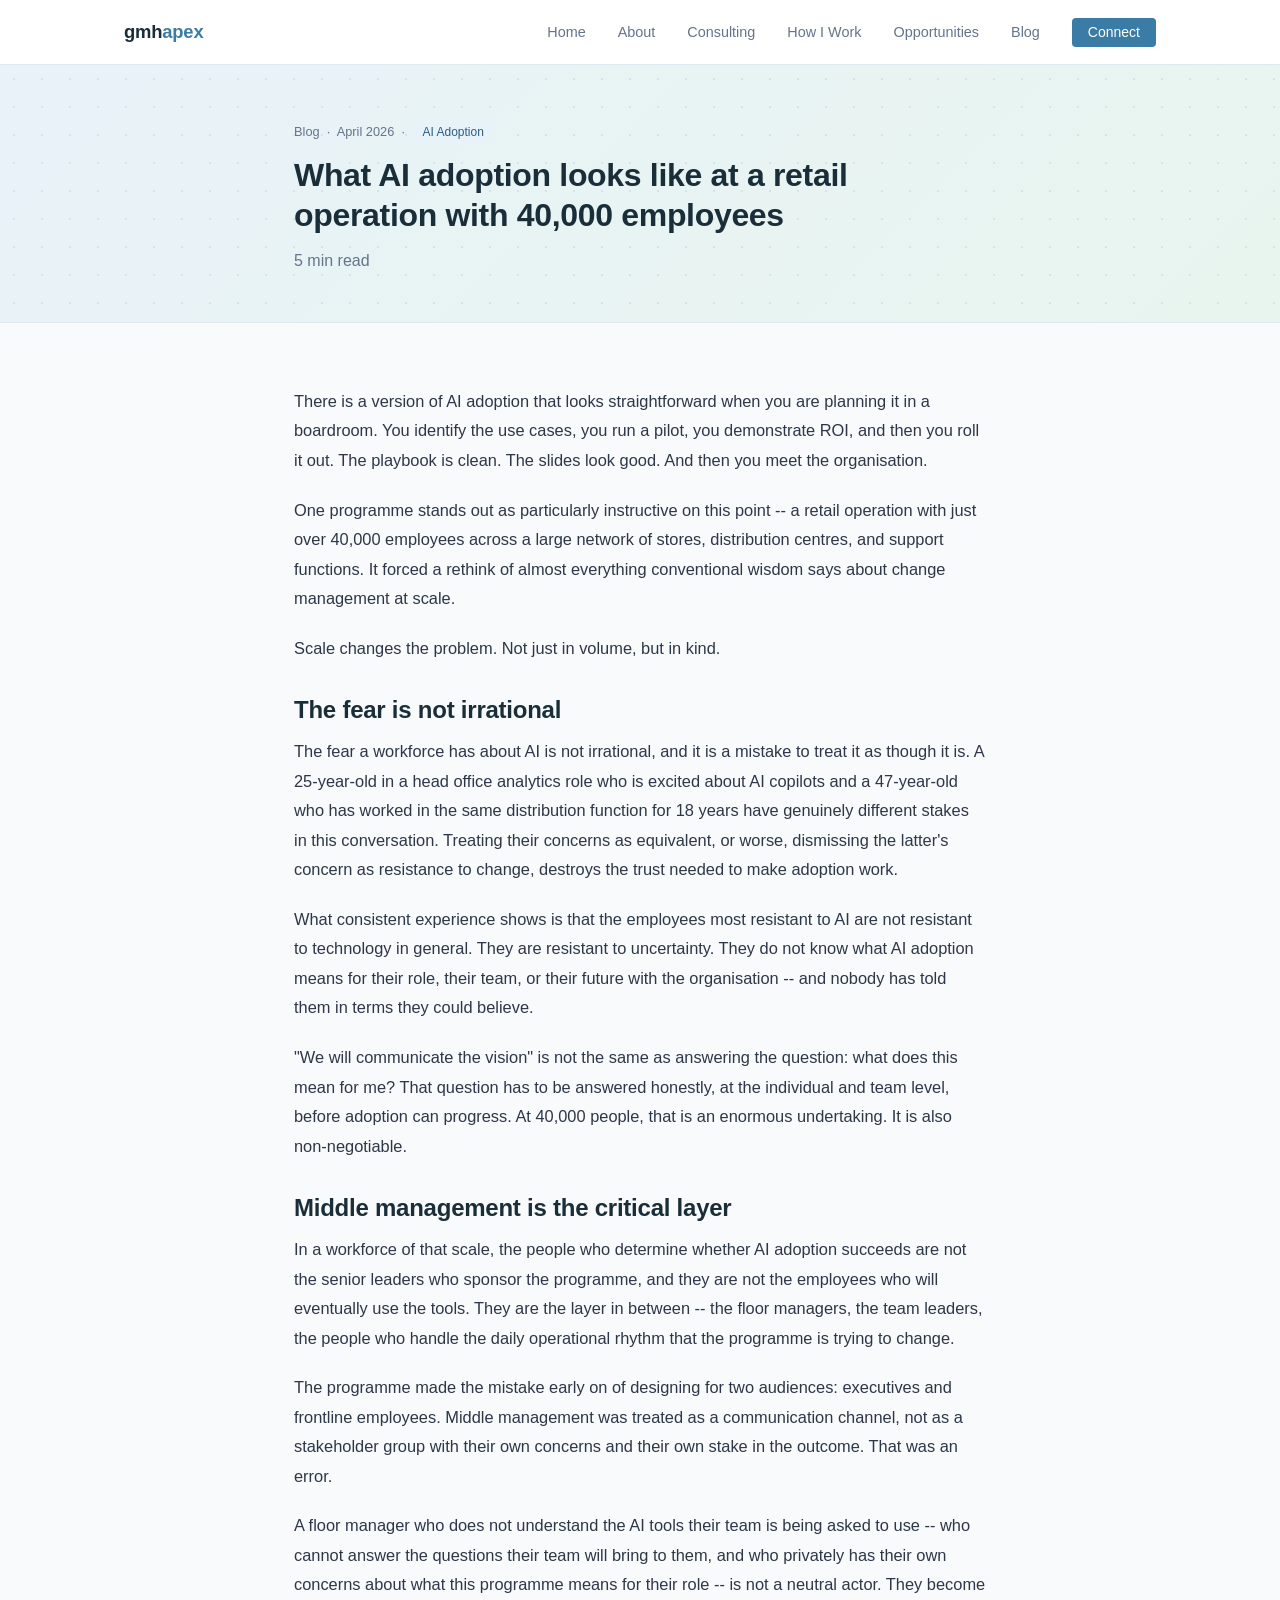
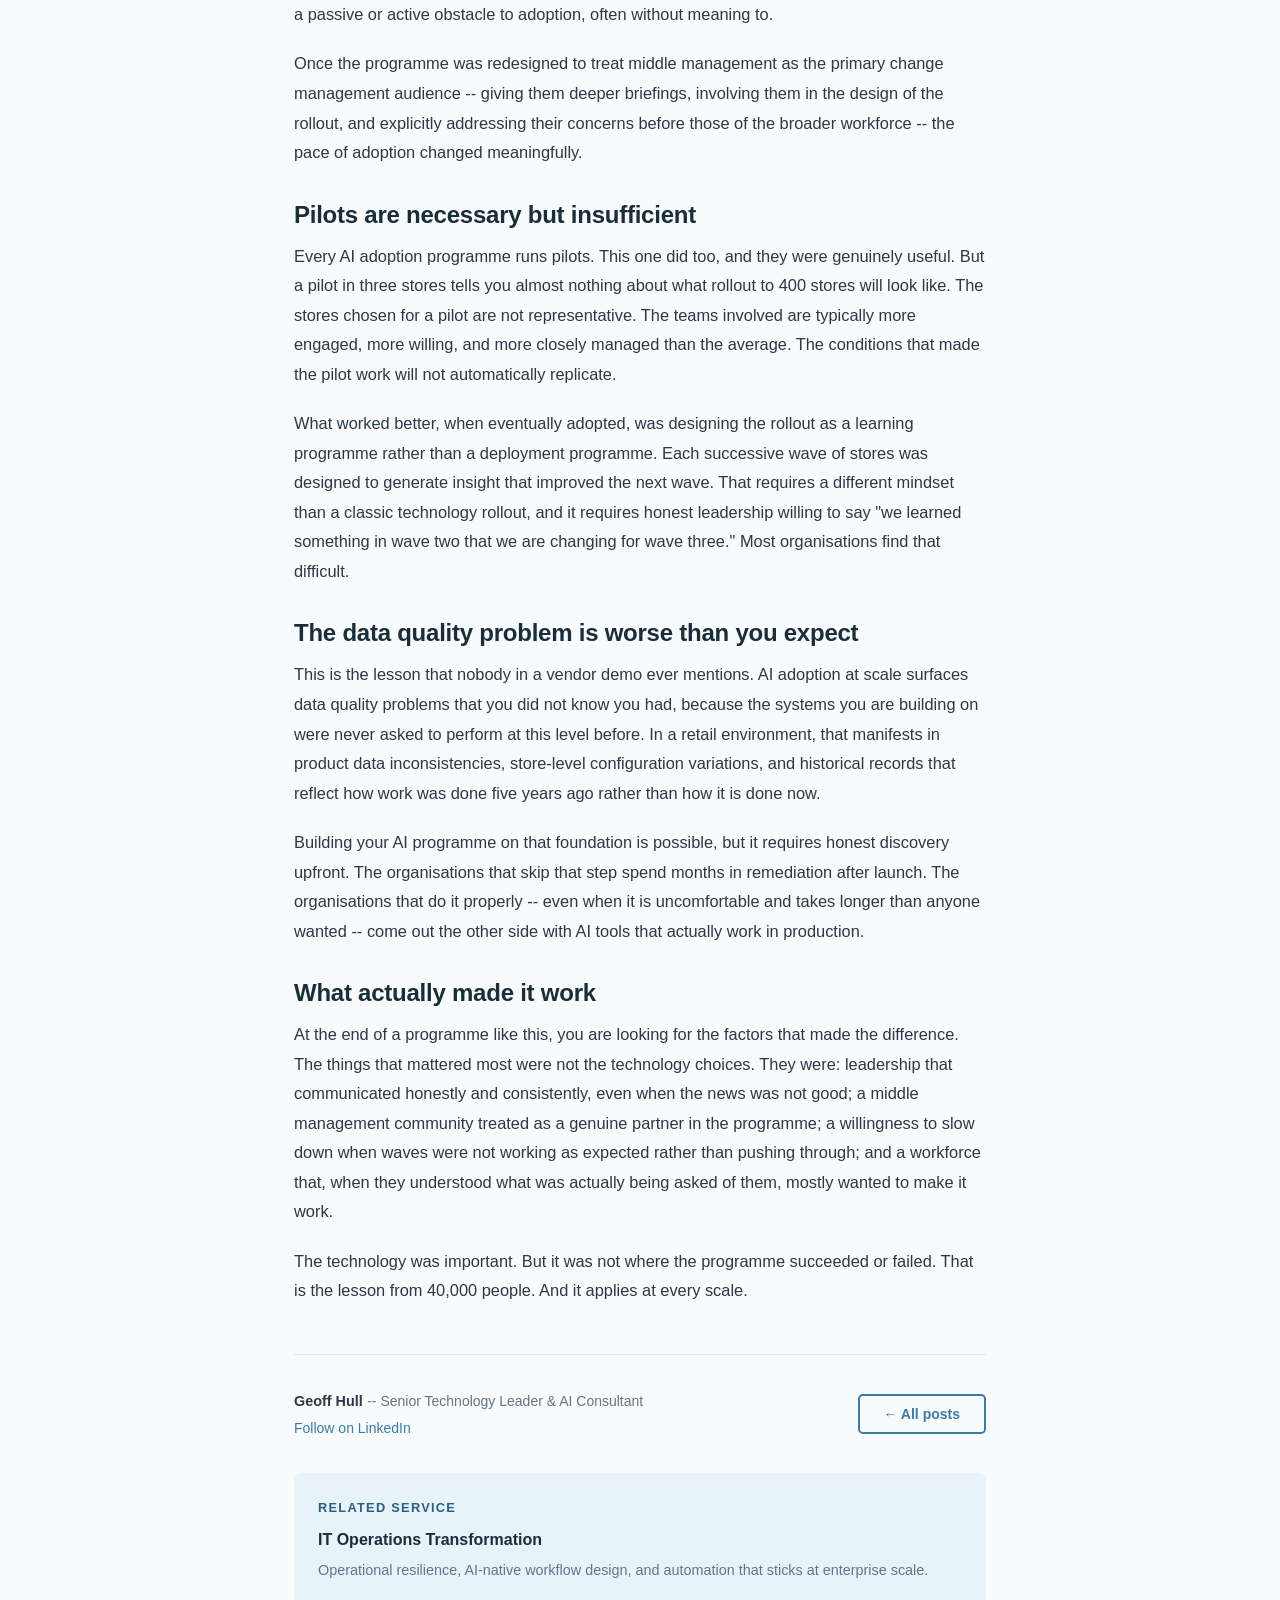
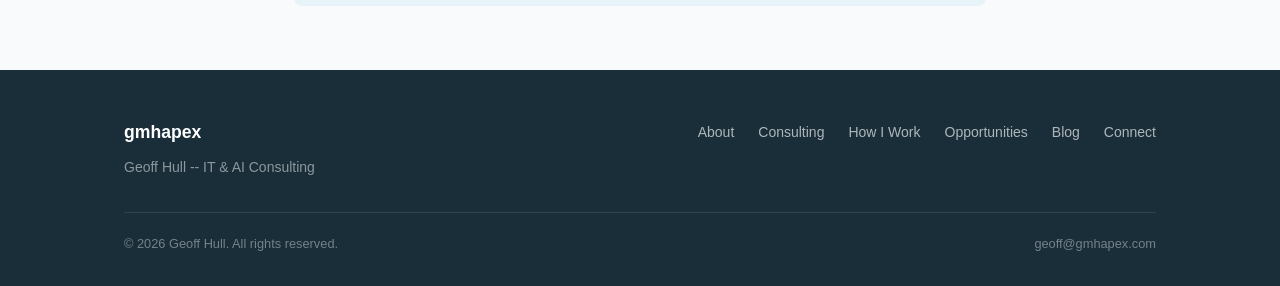
<file: docs/blog/ai-adoption-retail.html>
<!DOCTYPE html>
<html lang="en">
<head>
  <meta charset="UTF-8">
  <meta name="viewport" content="width=device-width, initial-scale=1.0">
  <title>What AI adoption looks like at a retail operation with 40,000 employees -- Geoff Hull</title>
  <meta name="description" content="Rolling out AI across a workforce of 40,000 changes the problem completely. What scale, fear, and what actually makes adoption work looks like in practice.">

  <!-- Canonical -->
  <link rel="canonical" href="https://gmhapex.com/blog/ai-adoption-retail.html">

  <!-- OpenGraph -->
  <meta property="og:title" content="What AI adoption looks like at a retail operation with 40,000 employees">
  <meta property="og:description" content="Rolling out AI at scale changes the problem completely. The technology questions become the easy ones.">
  <meta property="og:url" content="https://gmhapex.com/blog/ai-adoption-retail.html">
  <meta property="og:type" content="article">
  <meta property="og:image" content="https://gmhapex.com/assets/img/geoff-hull.jpg">

  <!-- Twitter Card -->
  <meta name="twitter:card" content="summary_large_image">
  <meta name="twitter:site" content="@geoffmhull">
  <meta name="twitter:title" content="What I learned about AI adoption from a retail operation with 40,000 employees">
  <meta name="twitter:description" content="Rolling out AI at scale changes the problem completely. The technology questions become the easy ones.">
  <meta name="twitter:image" content="https://gmhapex.com/assets/img/geoff-hull.jpg">

  <link rel="stylesheet" href="../assets/css/style.css">

  <!-- JSON-LD: BlogPosting -->
  <script type="application/ld+json">
  {
    "@context": "https://schema.org",
    "@type": "BlogPosting",
    "headline": "What AI adoption looks like at a retail operation with 40,000 employees",
    "url": "https://gmhapex.com/blog/ai-adoption-retail.html",
    "datePublished": "2026-04-10",
    "author": {
      "@type": "Person",
      "name": "Geoff Hull",
      "url": "https://gmhapex.com"
    },
    "publisher": {
      "@type": "Person",
      "name": "Geoff Hull",
      "url": "https://gmhapex.com"
    },
    "description": "Rolling out AI across a workforce of 40,000 people changes the problem completely. The technology questions become the easy ones."
  }
  </script>
</head>
<body>

  <!-- ===== Navigation ===== -->
  <nav class="site-nav" role="navigation" aria-label="Main navigation">
    <div class="container site-nav__inner">
      <a href="../index.html" class="site-nav__brand">gmh<span>apex</span></a>
      <button class="nav-toggle" aria-label="Open menu" aria-expanded="false">
        <span></span><span></span><span></span>
      </button>
      <ul class="site-nav__links">
        <li><a href="../index.html">Home</a></li>
        <li><a href="../about.html">About</a></li>
        <li><a href="../consulting.html">Consulting</a></li>
        <li><a href="../how-i-work.html">How I Work</a></li>
        <li><a href="../opportunities.html">Opportunities</a></li>
        <li><a href="index.html">Blog</a></li>
        <li class="nav-cta"><a href="../connect.html">Connect</a></li>
      </ul>
    </div>
  </nav>

  <!-- ===== Post header ===== -->
  <header class="post-header">
    <div class="container--narrow">
      <p class="post-header__meta">
        <a href="index.html" style="color:var(--text-muted);">Blog</a> &nbsp;&#183;&nbsp;
        April 2026 &nbsp;&#183;&nbsp; <span class="tag">AI Adoption</span>
      </p>
      <h1>What AI adoption looks like at a retail operation with 40,000 employees</h1>
      <p class="post-header__sub">5 min read</p>
    </div>
  </header>

  <!-- ===== Post content ===== -->
  <section>
    <div class="container--narrow">
      <article class="post-content">

        <p>
          There is a version of AI adoption that looks straightforward when you are planning it
          in a boardroom. You identify the use cases, you run a pilot, you demonstrate ROI,
          and then you roll it out. The playbook is clean. The slides look good.
          And then you meet the organisation.
        </p>

        <p>
          One programme stands out as particularly instructive on this point -- a retail operation
          with just over 40,000 employees across a large network of stores, distribution centres,
          and support functions. It forced a rethink of almost everything conventional wisdom
          says about change management at scale.
        </p>

        <p>
          Scale changes the problem. Not just in volume, but in kind.
        </p>

        <h2>The fear is not irrational</h2>

        <p>
          The fear a workforce has about AI is not irrational, and it is a mistake to treat it
          as though it is. A 25-year-old in a head office analytics role who is excited about
          AI copilots and a 47-year-old who has worked in the same distribution function for
          18 years have genuinely different stakes in this conversation. Treating their concerns
          as equivalent, or worse, dismissing the latter's concern as resistance to change,
          destroys the trust needed to make adoption work.
        </p>

        <p>
          What consistent experience shows is that the employees most resistant to AI are not
          resistant to technology in general. They are resistant to uncertainty. They do not
          know what AI adoption means for their role, their team, or their future with the
          organisation -- and nobody has told them in terms they could believe.
        </p>

        <p>
          "We will communicate the vision" is not the same as answering the question: what does
          this mean for me? That question has to be answered honestly, at the individual and
          team level, before adoption can progress. At 40,000 people, that is an enormous
          undertaking. It is also non-negotiable.
        </p>

        <h2>Middle management is the critical layer</h2>

        <p>
          In a workforce of that scale, the people who determine whether AI adoption succeeds
          are not the senior leaders who sponsor the programme, and they are not the employees
          who will eventually use the tools. They are the layer in between -- the floor managers,
          the team leaders, the people who handle the daily operational rhythm that the programme
          is trying to change.
        </p>

        <p>
          The programme made the mistake early on of designing for two audiences: executives
          and frontline employees. Middle management was treated as a communication channel,
          not as a stakeholder group with their own concerns and their own stake in the outcome.
          That was an error.
        </p>

        <p>
          A floor manager who does not understand the AI tools their team is being asked to use --
          who cannot answer the questions their team will bring to them, and who privately has
          their own concerns about what this programme means for their role -- is not a neutral
          actor. They become a passive or active obstacle to adoption, often without meaning to.
        </p>

        <p>
          Once the programme was redesigned to treat middle management as the primary change
          management audience -- giving them deeper briefings, involving them in the design
          of the rollout, and explicitly addressing their concerns before those of the broader
          workforce -- the pace of adoption changed meaningfully.
        </p>

        <h2>Pilots are necessary but insufficient</h2>

        <p>
          Every AI adoption programme runs pilots. This one did too, and they were genuinely useful.
          But a pilot in three stores tells you almost nothing about what rollout to 400 stores
          will look like. The stores chosen for a pilot are not representative. The teams
          involved are typically more engaged, more willing, and more closely managed than the
          average. The conditions that made the pilot work will not automatically replicate.
        </p>

        <p>
          What worked better, when eventually adopted, was designing the rollout as a learning
          programme rather than a deployment programme. Each successive wave of stores was designed
          to generate insight that improved the next wave. That requires a different mindset
          than a classic technology rollout, and it requires honest leadership willing
          to say "we learned something in wave two that we are changing for wave three."
          Most organisations find that difficult.
        </p>

        <h2>The data quality problem is worse than you expect</h2>

        <p>
          This is the lesson that nobody in a vendor demo ever mentions. AI adoption at scale
          surfaces data quality problems that you did not know you had, because the systems
          you are building on were never asked to perform at this level before. In a retail
          environment, that manifests in product data inconsistencies, store-level configuration
          variations, and historical records that reflect how work was done five years ago
          rather than how it is done now.
        </p>

        <p>
          Building your AI programme on that foundation is possible, but it requires honest
          discovery upfront. The organisations that skip that step spend months in remediation
          after launch. The organisations that do it properly -- even when it is uncomfortable
          and takes longer than anyone wanted -- come out the other side with AI tools that
          actually work in production.
        </p>

        <h2>What actually made it work</h2>

        <p>
          At the end of a programme like this, you are looking for the factors that made the
          difference. The things that mattered most were not the technology choices.
          They were: leadership that communicated honestly and consistently, even when the news
          was not good; a middle management community treated as a genuine partner in
          the programme; a willingness to slow down when waves were not working as expected
          rather than pushing through; and a workforce that, when they understood what was
          actually being asked of them, mostly wanted to make it work.
        </p>

        <p>
          The technology was important. But it was not where the programme succeeded or failed.
          That is the lesson from 40,000 people. And it applies at every scale.
        </p>

      </article>

      <!-- Author / nav -->
      <div style="margin-top:3rem; padding-top:2rem; border-top:1px solid var(--border); display:flex; justify-content:space-between; align-items:center; flex-wrap:wrap; gap:1rem;">
        <div>
          <strong style="font-size:0.9rem;">Geoff Hull</strong>
          <span style="font-size:0.875rem; color:var(--text-muted);"> -- Senior Technology Leader &amp; AI Consultant</span><br>
          <a href="https://www.linkedin.com/in/gmhull2025" style="font-size:0.875rem;" target="_blank" rel="noopener noreferrer">Follow on LinkedIn</a>
        </div>
        <a href="index.html" class="btn btn--outline" style="font-size:0.875rem;">&#8592; All posts</a>
      </div>

      <!-- Related service -->
      <div style="margin-top:2rem; background:var(--blue-light); border-radius:8px; padding:1.5rem;">
        <p style="font-size:0.8rem; text-transform:uppercase; letter-spacing:0.1em; color:var(--blue-dark); margin-bottom:0.4rem; font-weight:600;">Related service</p>
        <strong><a href="../consulting.html#it-ops" style="color:var(--heading);">IT Operations Transformation</a></strong>
        <p style="font-size:0.9rem; color:var(--text-muted); margin-top:0.3rem; margin-bottom:0;">
          Operational resilience, AI-native workflow design, and automation that sticks at enterprise scale.
        </p>
      </div>
    </div>
  </section>

  <!-- ===== Footer ===== -->
  <footer class="site-footer">
    <div class="container">
      <div class="site-footer__inner">
        <div>
          <div class="site-footer__brand">gmhapex</div>
          <div class="site-footer__tagline">Geoff Hull -- IT &amp; AI Consulting</div>
        </div>
        <ul class="site-footer__nav">
          <li><a href="../about.html">About</a></li>
          <li><a href="../consulting.html">Consulting</a></li>
          <li><a href="../how-i-work.html">How I Work</a></li>
          <li><a href="../opportunities.html">Opportunities</a></li>
          <li><a href="index.html">Blog</a></li>
          <li><a href="../connect.html">Connect</a></li>
        </ul>
      </div>
      <div class="site-footer__bottom">
        <span>&copy; 2026 Geoff Hull. All rights reserved.</span>
        <span><a href="mailto:geoff@gmhapex.com" style="color:rgba(255,255,255,0.4);">geoff@gmhapex.com</a></span>
      </div>
    </div>
  </footer>

  <script src="../assets/js/main.js"></script>
</body>
</html>
</file>
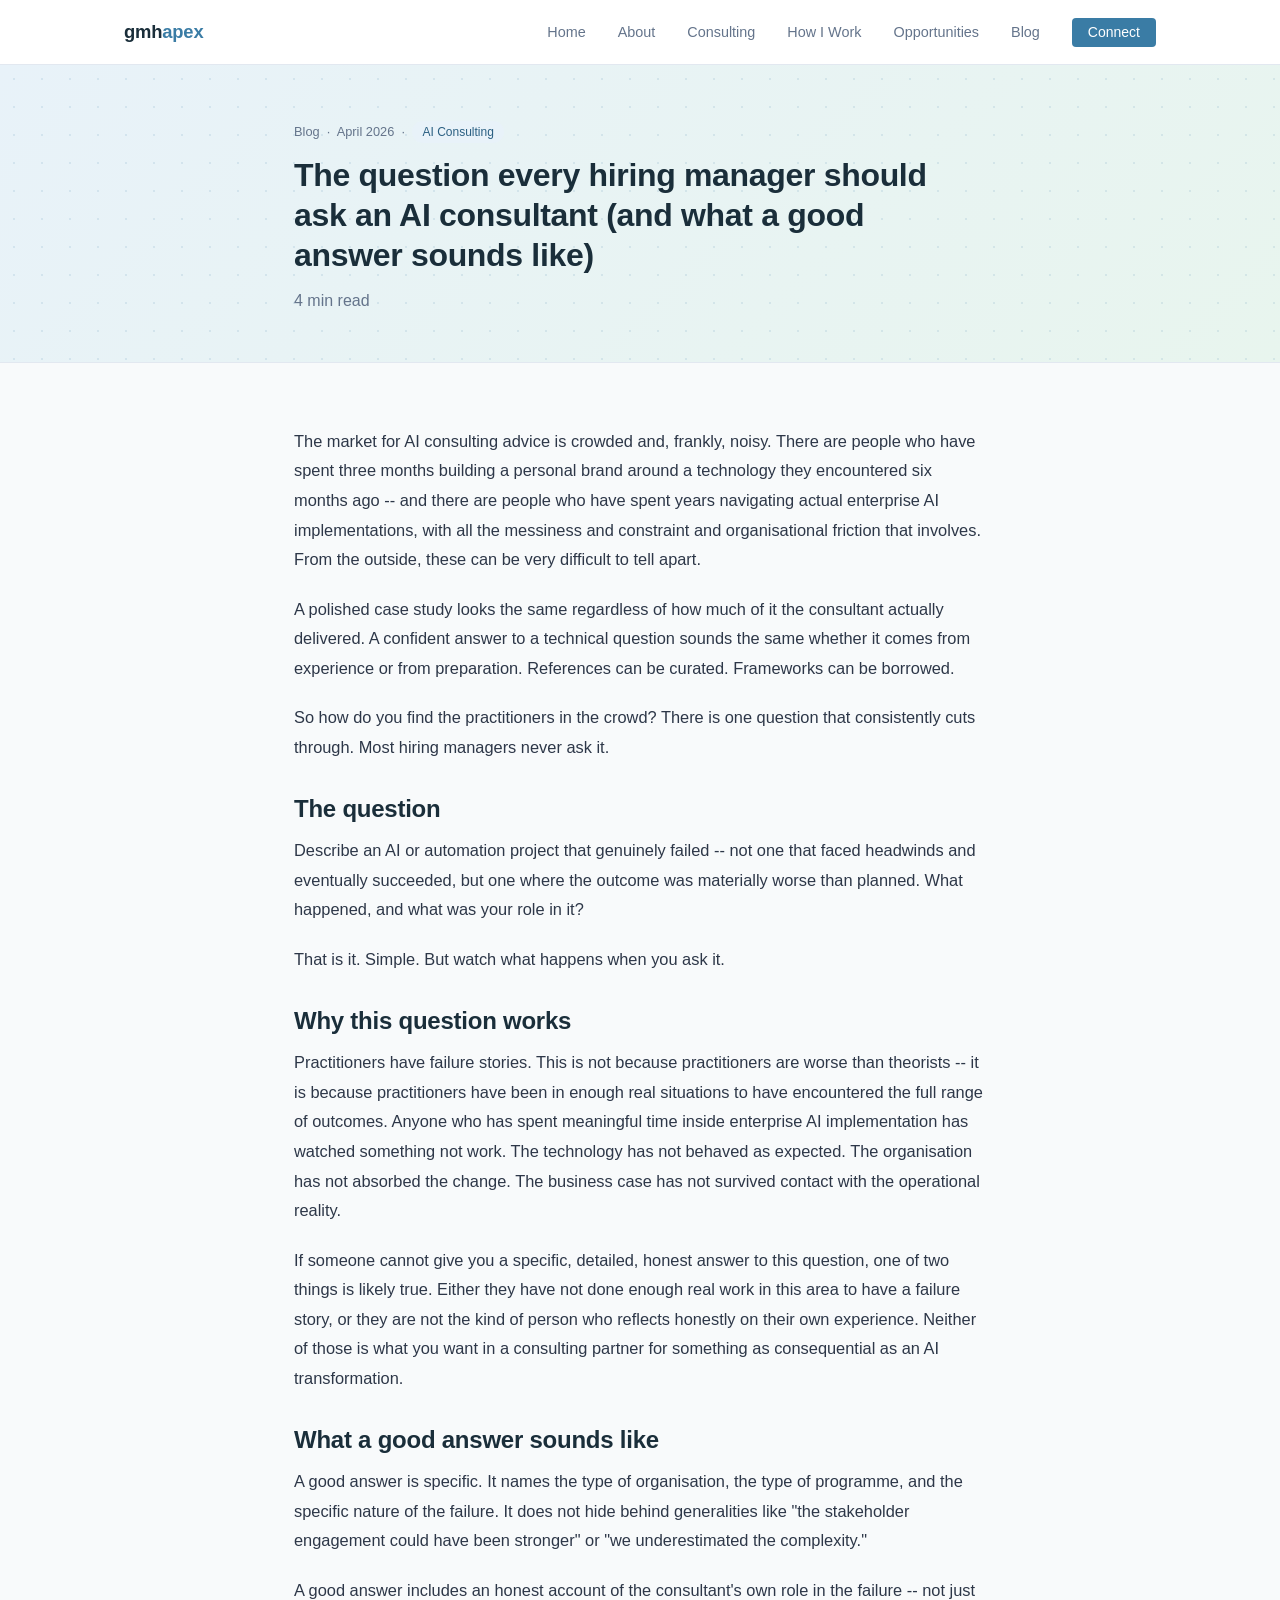
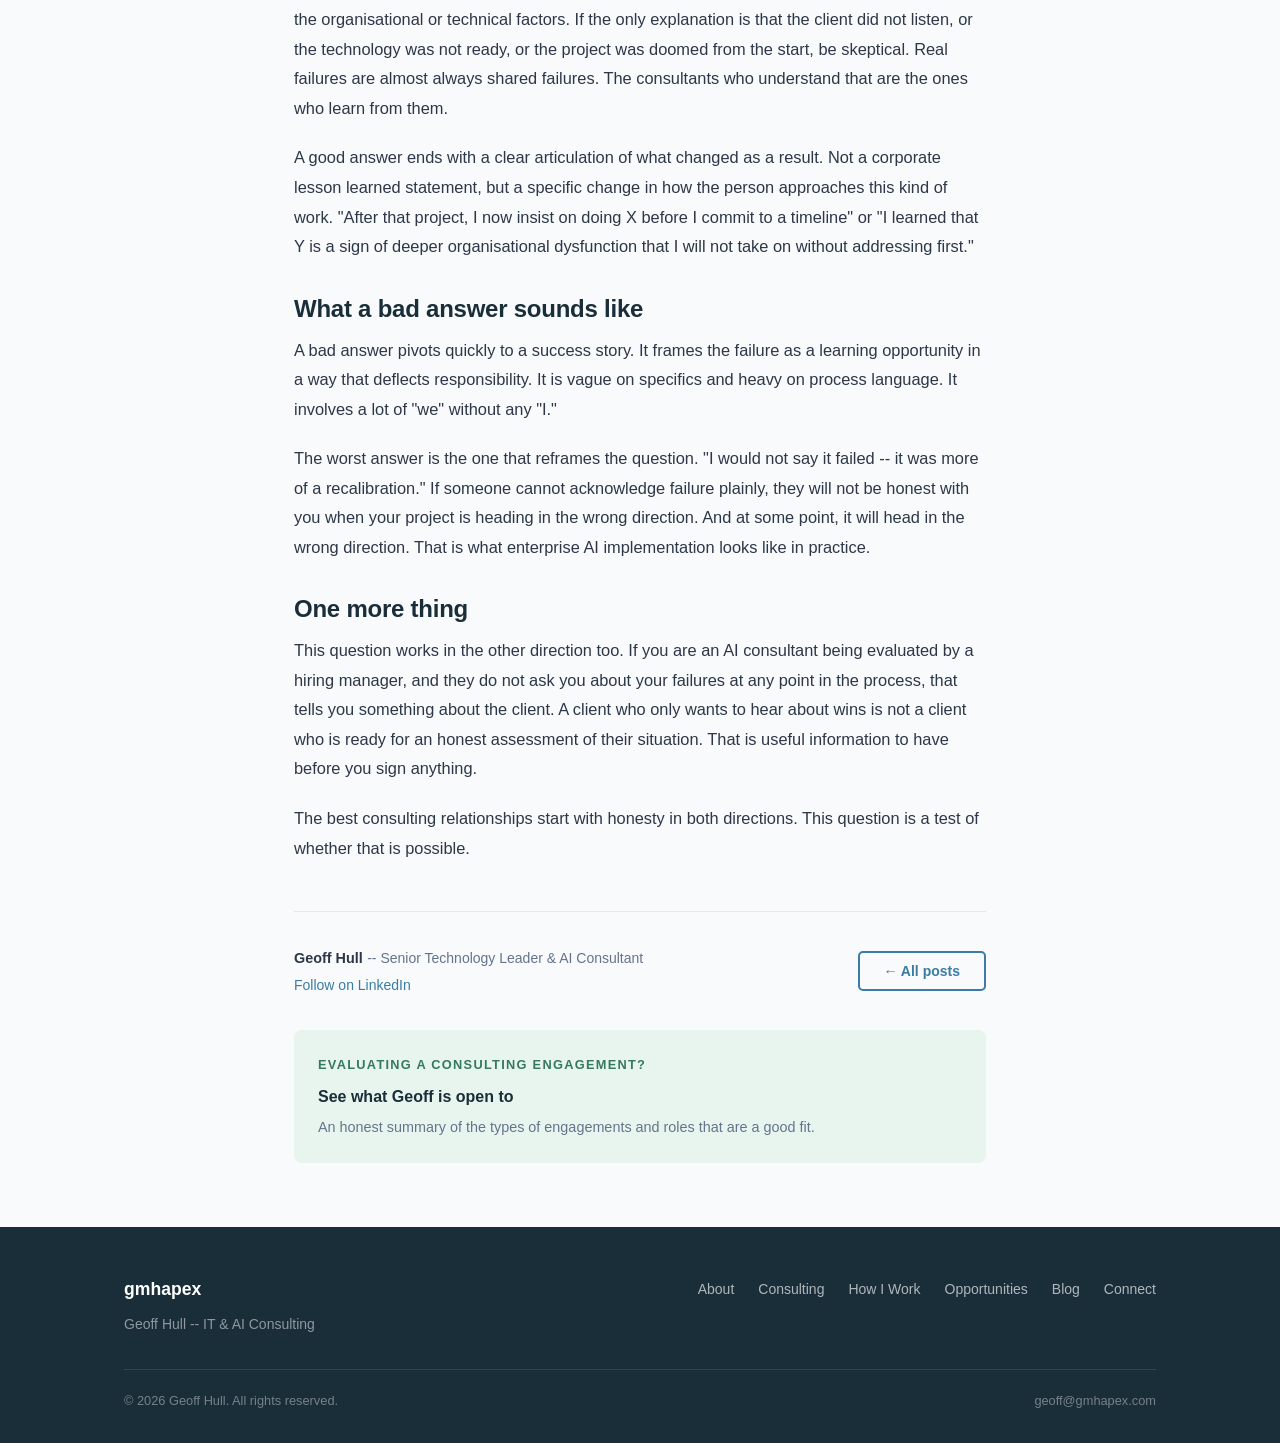
<file: docs/blog/ai-consultant-question.html>
<!DOCTYPE html>
<html lang="en">
<head>
  <meta charset="UTF-8">
  <meta name="viewport" content="width=device-width, initial-scale=1.0">
  <title>The question every hiring manager should ask an AI consultant -- Geoff Hull</title>
  <meta name="description" content="There is one question that separates AI practitioners from presenters. Geoff Hull explains what it is and what a good answer sounds like.">

  <!-- Canonical -->
  <link rel="canonical" href="https://gmhapex.com/blog/ai-consultant-question.html">

  <!-- OpenGraph -->
  <meta property="og:title" content="The question every hiring manager should ask an AI consultant (and what a good answer sounds like)">
  <meta property="og:description" content="There is one question that cuts through the noise and separates practitioners from presenters. Most hiring managers never think to ask it.">
  <meta property="og:url" content="https://gmhapex.com/blog/ai-consultant-question.html">
  <meta property="og:type" content="article">
  <meta property="og:image" content="https://gmhapex.com/assets/img/geoff-hull.jpg">

  <!-- Twitter Card -->
  <meta name="twitter:card" content="summary_large_image">
  <meta name="twitter:site" content="@geoffmhull">
  <meta name="twitter:title" content="The question every hiring manager should ask an AI consultant">
  <meta name="twitter:description" content="There is one question that separates practitioners from presenters. Most hiring managers never think to ask it.">
  <meta name="twitter:image" content="https://gmhapex.com/assets/img/geoff-hull.jpg">

  <link rel="stylesheet" href="../assets/css/style.css">

  <!-- JSON-LD: BlogPosting -->
  <script type="application/ld+json">
  {
    "@context": "https://schema.org",
    "@type": "BlogPosting",
    "headline": "The question every hiring manager should ask an AI consultant (and what a good answer sounds like)",
    "url": "https://gmhapex.com/blog/ai-consultant-question.html",
    "datePublished": "2026-04-10",
    "author": {
      "@type": "Person",
      "name": "Geoff Hull",
      "url": "https://gmhapex.com"
    },
    "publisher": {
      "@type": "Person",
      "name": "Geoff Hull",
      "url": "https://gmhapex.com"
    },
    "description": "There is one question that separates AI practitioners from presenters. Most hiring managers never think to ask it."
  }
  </script>
</head>
<body>

  <!-- ===== Navigation ===== -->
  <nav class="site-nav" role="navigation" aria-label="Main navigation">
    <div class="container site-nav__inner">
      <a href="../index.html" class="site-nav__brand">gmh<span>apex</span></a>
      <button class="nav-toggle" aria-label="Open menu" aria-expanded="false">
        <span></span><span></span><span></span>
      </button>
      <ul class="site-nav__links">
        <li><a href="../index.html">Home</a></li>
        <li><a href="../about.html">About</a></li>
        <li><a href="../consulting.html">Consulting</a></li>
        <li><a href="../how-i-work.html">How I Work</a></li>
        <li><a href="../opportunities.html">Opportunities</a></li>
        <li><a href="index.html">Blog</a></li>
        <li class="nav-cta"><a href="../connect.html">Connect</a></li>
      </ul>
    </div>
  </nav>

  <!-- ===== Post header ===== -->
  <header class="post-header">
    <div class="container--narrow">
      <p class="post-header__meta">
        <a href="index.html" style="color:var(--text-muted);">Blog</a> &nbsp;&#183;&nbsp;
        April 2026 &nbsp;&#183;&nbsp; <span class="tag">AI Consulting</span>
      </p>
      <h1>The question every hiring manager should ask an AI consultant (and what a good answer sounds like)</h1>
      <p class="post-header__sub">4 min read</p>
    </div>
  </header>

  <!-- ===== Post content ===== -->
  <section>
    <div class="container--narrow">
      <article class="post-content">

        <p>
          The market for AI consulting advice is crowded and, frankly, noisy. There are people
          who have spent three months building a personal brand around a technology they
          encountered six months ago -- and there are people who have spent years navigating
          actual enterprise AI implementations, with all the messiness and constraint and
          organisational friction that involves. From the outside, these can be very difficult
          to tell apart.
        </p>

        <p>
          A polished case study looks the same regardless of how much of it the consultant
          actually delivered. A confident answer to a technical question sounds the same whether
          it comes from experience or from preparation. References can be curated. Frameworks
          can be borrowed.
        </p>

        <p>
          So how do you find the practitioners in the crowd? There is one question that
          consistently cuts through. Most hiring managers never ask it.
        </p>

        <h2>The question</h2>

        <p>
          Describe an AI or automation project that genuinely failed -- not one that faced
          headwinds and eventually succeeded, but one where the outcome was materially worse
          than planned. What happened, and what was your role in it?
        </p>

        <p>
          That is it. Simple. But watch what happens when you ask it.
        </p>

        <h2>Why this question works</h2>

        <p>
          Practitioners have failure stories. This is not because practitioners are worse than
          theorists -- it is because practitioners have been in enough real situations to have
          encountered the full range of outcomes. Anyone who has spent meaningful time inside
          enterprise AI implementation has watched something not work. The technology has not
          behaved as expected. The organisation has not absorbed the change. The business case
          has not survived contact with the operational reality.
        </p>

        <p>
          If someone cannot give you a specific, detailed, honest answer to this question,
          one of two things is likely true. Either they have not done enough real work in
          this area to have a failure story, or they are not the kind of person who reflects
          honestly on their own experience. Neither of those is what you want in a consulting
          partner for something as consequential as an AI transformation.
        </p>

        <h2>What a good answer sounds like</h2>

        <p>
          A good answer is specific. It names the type of organisation, the type of programme,
          and the specific nature of the failure. It does not hide behind generalities like
          "the stakeholder engagement could have been stronger" or "we underestimated
          the complexity."
        </p>

        <p>
          A good answer includes an honest account of the consultant's own role in the failure --
          not just the organisational or technical factors. If the only explanation is that the
          client did not listen, or the technology was not ready, or the project was doomed
          from the start, be skeptical. Real failures are almost always shared failures.
          The consultants who understand that are the ones who learn from them.
        </p>

        <p>
          A good answer ends with a clear articulation of what changed as a result. Not a
          corporate lesson learned statement, but a specific change in how the person
          approaches this kind of work. "After that project, I now insist on doing X before
          I commit to a timeline" or "I learned that Y is a sign of deeper organisational
          dysfunction that I will not take on without addressing first."
        </p>

        <h2>What a bad answer sounds like</h2>

        <p>
          A bad answer pivots quickly to a success story. It frames the failure as a learning
          opportunity in a way that deflects responsibility. It is vague on specifics and heavy
          on process language. It involves a lot of "we" without any "I."
        </p>

        <p>
          The worst answer is the one that reframes the question.
          "I would not say it failed -- it was more of a recalibration." If someone cannot
          acknowledge failure plainly, they will not be honest with you when your project
          is heading in the wrong direction. And at some point, it will head in the wrong direction.
          That is what enterprise AI implementation looks like in practice.
        </p>

        <h2>One more thing</h2>

        <p>
          This question works in the other direction too. If you are an AI consultant being
          evaluated by a hiring manager, and they do not ask you about your failures at any
          point in the process, that tells you something about the client. A client who only
          wants to hear about wins is not a client who is ready for an honest assessment of
          their situation. That is useful information to have before you sign anything.
        </p>

        <p>
          The best consulting relationships start with honesty in both directions. This question
          is a test of whether that is possible.
        </p>

      </article>

      <!-- Author / nav -->
      <div style="margin-top:3rem; padding-top:2rem; border-top:1px solid var(--border); display:flex; justify-content:space-between; align-items:center; flex-wrap:wrap; gap:1rem;">
        <div>
          <strong style="font-size:0.9rem;">Geoff Hull</strong>
          <span style="font-size:0.875rem; color:var(--text-muted);"> -- Senior Technology Leader &amp; AI Consultant</span><br>
          <a href="https://www.linkedin.com/in/gmhull2025" style="font-size:0.875rem;" target="_blank" rel="noopener noreferrer">Follow on LinkedIn</a>
        </div>
        <a href="index.html" class="btn btn--outline" style="font-size:0.875rem;">&#8592; All posts</a>
      </div>

      <!-- Related -->
      <div style="margin-top:2rem; background:var(--green-light); border-radius:8px; padding:1.5rem;">
        <p style="font-size:0.8rem; text-transform:uppercase; letter-spacing:0.1em; color:var(--green-dark); margin-bottom:0.4rem; font-weight:600;">Evaluating a consulting engagement?</p>
        <strong><a href="../opportunities.html" style="color:var(--heading);">See what Geoff is open to</a></strong>
        <p style="font-size:0.9rem; color:var(--text-muted); margin-top:0.3rem; margin-bottom:0;">
          An honest summary of the types of engagements and roles that are a good fit.
        </p>
      </div>
    </div>
  </section>

  <!-- ===== Footer ===== -->
  <footer class="site-footer">
    <div class="container">
      <div class="site-footer__inner">
        <div>
          <div class="site-footer__brand">gmhapex</div>
          <div class="site-footer__tagline">Geoff Hull -- IT &amp; AI Consulting</div>
        </div>
        <ul class="site-footer__nav">
          <li><a href="../about.html">About</a></li>
          <li><a href="../consulting.html">Consulting</a></li>
          <li><a href="../how-i-work.html">How I Work</a></li>
          <li><a href="../opportunities.html">Opportunities</a></li>
          <li><a href="index.html">Blog</a></li>
          <li><a href="../connect.html">Connect</a></li>
        </ul>
      </div>
      <div class="site-footer__bottom">
        <span>&copy; 2026 Geoff Hull. All rights reserved.</span>
        <span><a href="mailto:geoff@gmhapex.com" style="color:rgba(255,255,255,0.4);">geoff@gmhapex.com</a></span>
      </div>
    </div>
  </footer>

  <script src="../assets/js/main.js"></script>
</body>
</html>
</file>
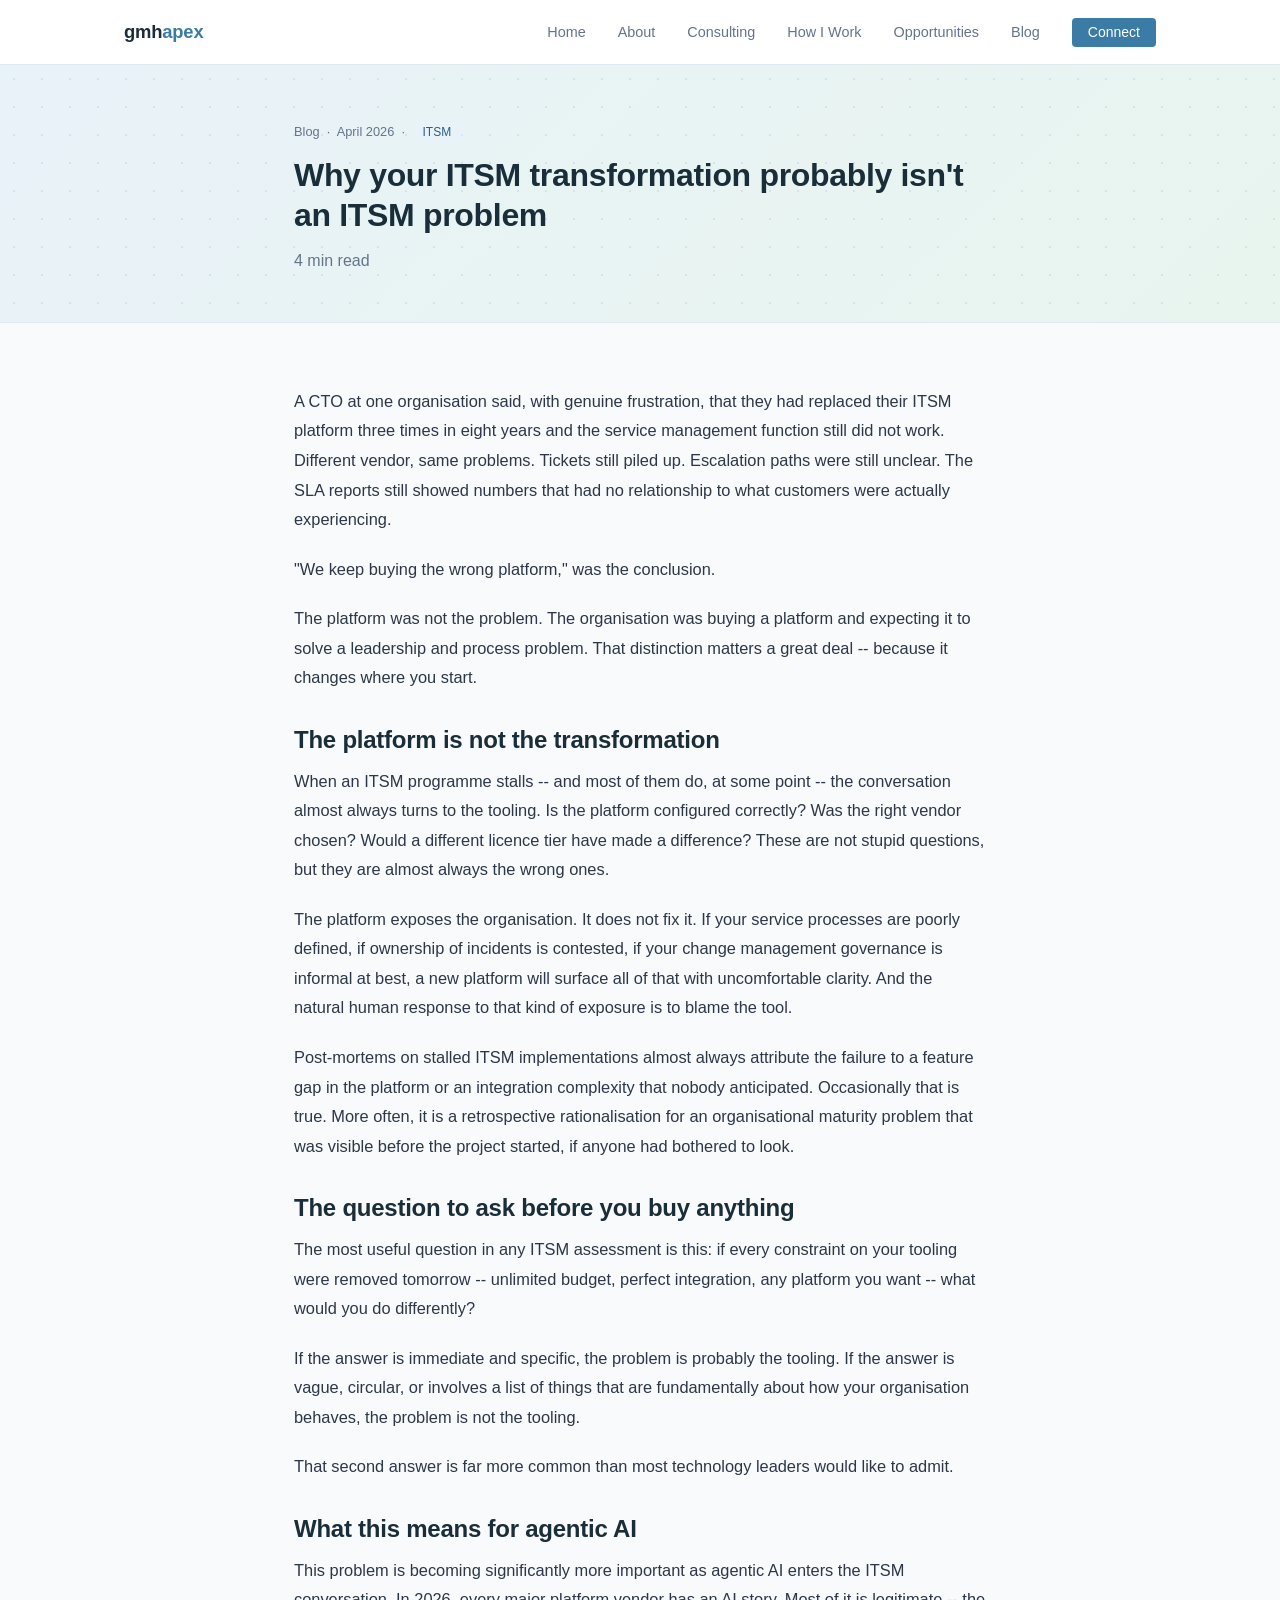
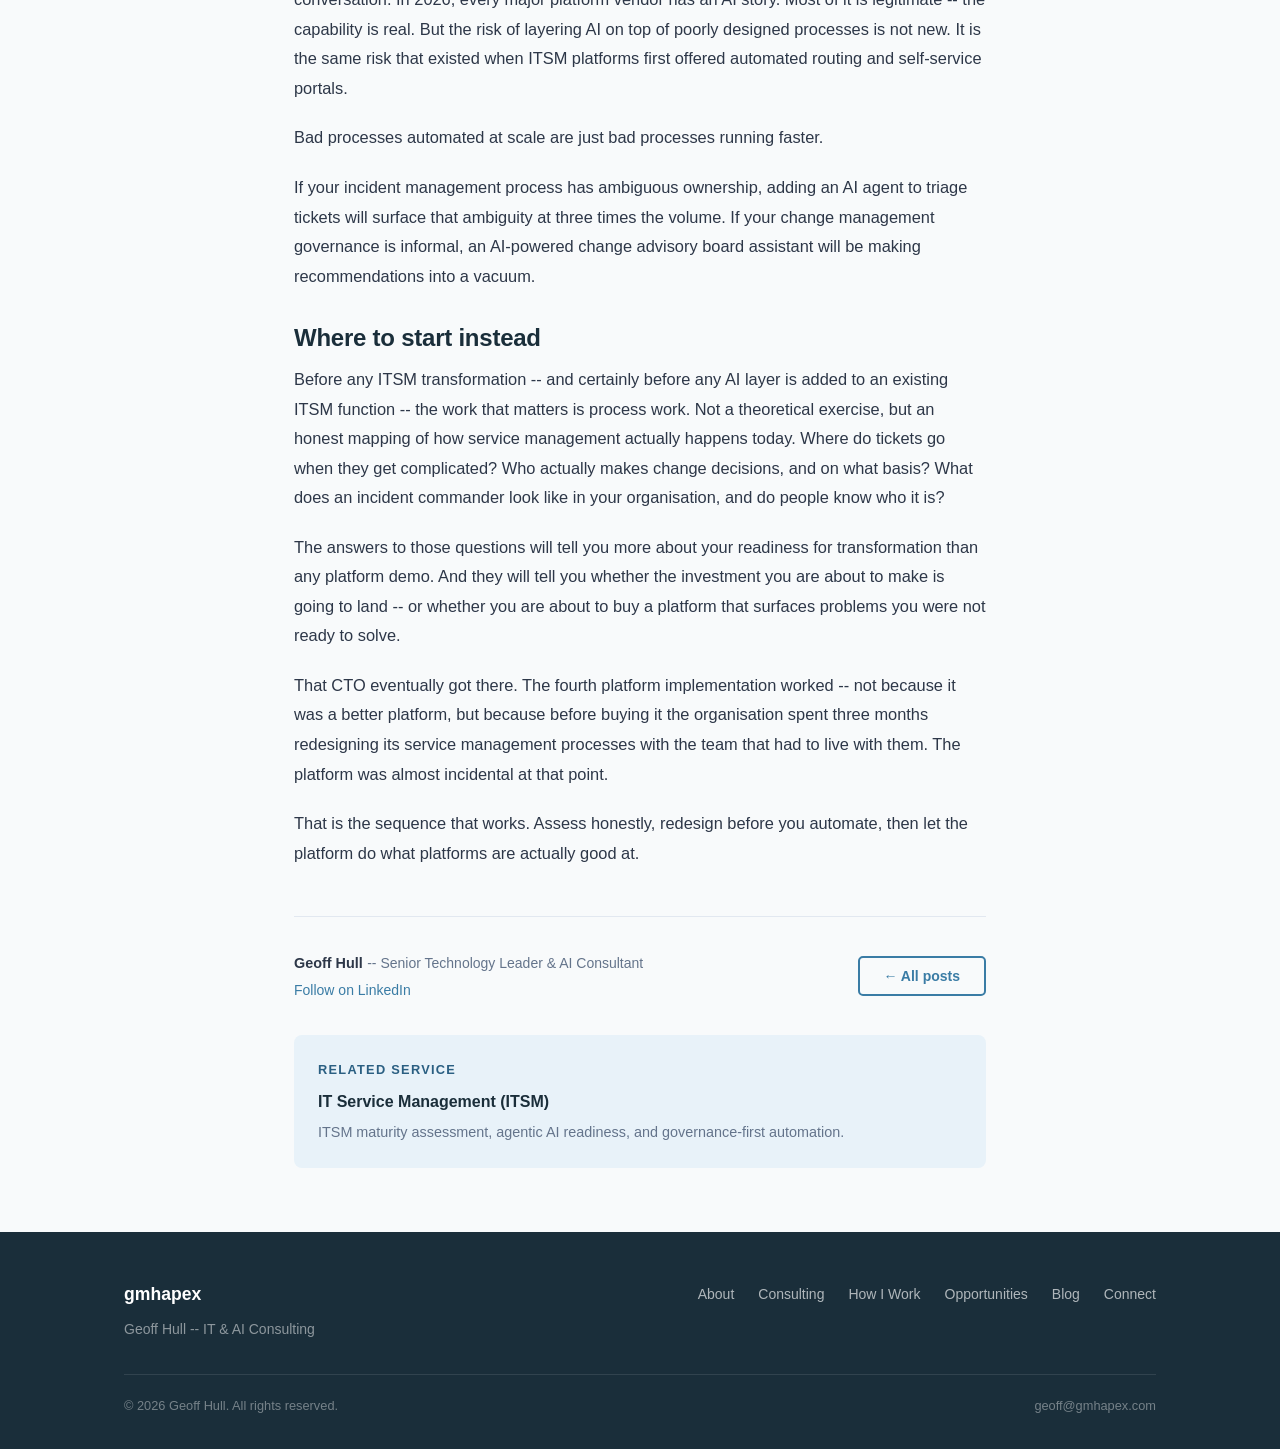
<file: docs/blog/itsm-transformation.html>
<!DOCTYPE html>
<html lang="en">
<head>
  <meta charset="UTF-8">
  <meta name="viewport" content="width=device-width, initial-scale=1.0">
  <title>Why your ITSM transformation probably isn't an ITSM problem -- Geoff Hull</title>
  <meta name="description" content="Most ITSM programmes stall not because the platform was wrong but because the organisation was not ready. Geoff Hull explains what is actually going wrong.">

  <!-- Canonical -->
  <link rel="canonical" href="https://gmhapex.com/blog/itsm-transformation.html">

  <!-- OpenGraph -->
  <meta property="og:title" content="Why your ITSM transformation probably isn't an ITSM problem">
  <meta property="og:description" content="Most ITSM programmes stall not because the platform was wrong but because the organisation was not ready. Here is what is actually going wrong.">
  <meta property="og:url" content="https://gmhapex.com/blog/itsm-transformation.html">
  <meta property="og:type" content="article">
  <meta property="og:image" content="https://gmhapex.com/assets/img/geoff-hull.jpg">

  <!-- Twitter Card -->
  <meta name="twitter:card" content="summary_large_image">
  <meta name="twitter:site" content="@geoffmhull">
  <meta name="twitter:title" content="Why your ITSM transformation probably isn't an ITSM problem">
  <meta name="twitter:description" content="Most ITSM programmes stall not because the platform was wrong but because the organisation was not ready.">
  <meta name="twitter:image" content="https://gmhapex.com/assets/img/geoff-hull.jpg">

  <link rel="stylesheet" href="../assets/css/style.css">

  <!-- JSON-LD: BlogPosting -->
  <script type="application/ld+json">
  {
    "@context": "https://schema.org",
    "@type": "BlogPosting",
    "headline": "Why your ITSM transformation probably isn't an ITSM problem",
    "url": "https://gmhapex.com/blog/itsm-transformation.html",
    "datePublished": "2026-04-10",
    "author": {
      "@type": "Person",
      "name": "Geoff Hull",
      "url": "https://gmhapex.com"
    },
    "publisher": {
      "@type": "Person",
      "name": "Geoff Hull",
      "url": "https://gmhapex.com"
    },
    "description": "Most ITSM programmes stall not because the platform was wrong but because the organisation was not ready for what the platform exposed."
  }
  </script>
</head>
<body>

  <!-- ===== Navigation ===== -->
  <nav class="site-nav" role="navigation" aria-label="Main navigation">
    <div class="container site-nav__inner">
      <a href="../index.html" class="site-nav__brand">gmh<span>apex</span></a>
      <button class="nav-toggle" aria-label="Open menu" aria-expanded="false">
        <span></span><span></span><span></span>
      </button>
      <ul class="site-nav__links">
        <li><a href="../index.html">Home</a></li>
        <li><a href="../about.html">About</a></li>
        <li><a href="../consulting.html">Consulting</a></li>
        <li><a href="../how-i-work.html">How I Work</a></li>
        <li><a href="../opportunities.html">Opportunities</a></li>
        <li><a href="index.html">Blog</a></li>
        <li class="nav-cta"><a href="../connect.html">Connect</a></li>
      </ul>
    </div>
  </nav>

  <!-- ===== Post header ===== -->
  <header class="post-header">
    <div class="container--narrow">
      <p class="post-header__meta">
        <a href="index.html" style="color:var(--text-muted);">Blog</a> &nbsp;&#183;&nbsp;
        April 2026 &nbsp;&#183;&nbsp; <span class="tag">ITSM</span>
      </p>
      <h1>Why your ITSM transformation probably isn't an ITSM problem</h1>
      <p class="post-header__sub">4 min read</p>
    </div>
  </header>

  <!-- ===== Post content ===== -->
  <section>
    <div class="container--narrow">
      <article class="post-content">

        <p>
          A CTO at one organisation said, with genuine frustration, that they had replaced
          their ITSM platform three times in eight years and the service management function
          still did not work. Different vendor, same problems. Tickets still piled up.
          Escalation paths were still unclear. The SLA reports still showed numbers that
          had no relationship to what customers were actually experiencing.
        </p>

        <p>
          "We keep buying the wrong platform," was the conclusion.
        </p>

        <p>
          The platform was not the problem. The organisation was buying a platform and expecting it
          to solve a leadership and process problem. That distinction matters a great deal --
          because it changes where you start.
        </p>

        <h2>The platform is not the transformation</h2>

        <p>
          When an ITSM programme stalls -- and most of them do, at some point -- the
          conversation almost always turns to the tooling. Is the platform configured correctly?
          Was the right vendor chosen? Would a different licence tier have made a difference?
          These are not stupid questions, but they are almost always the wrong ones.
        </p>

        <p>
          The platform exposes the organisation. It does not fix it. If your service processes
          are poorly defined, if ownership of incidents is contested, if your change management
          governance is informal at best, a new platform will surface all of that with
          uncomfortable clarity. And the natural human response to that kind of exposure is
          to blame the tool.
        </p>

        <p>
          Post-mortems on stalled ITSM implementations almost always attribute the failure
          to a feature gap in the platform or an integration complexity that nobody anticipated.
          Occasionally that is true. More often, it is a retrospective rationalisation for an
          organisational maturity problem that was visible before the project started, if
          anyone had bothered to look.
        </p>

        <h2>The question to ask before you buy anything</h2>

        <p>
          The most useful question in any ITSM assessment is this: if every constraint on
          your tooling were removed tomorrow -- unlimited budget, perfect integration,
          any platform you want -- what would you do differently?
        </p>

        <p>
          If the answer is immediate and specific, the problem is probably the tooling.
          If the answer is vague, circular, or involves a list of things that are fundamentally
          about how your organisation behaves, the problem is not the tooling.
        </p>

        <p>
          That second answer is far more common than most technology leaders would like to admit.
        </p>

        <h2>What this means for agentic AI</h2>

        <p>
          This problem is becoming significantly more important as agentic AI enters the ITSM
          conversation. In 2026, every major platform vendor has an AI story. Most of it is
          legitimate -- the capability is real. But the risk of layering AI on top of poorly
          designed processes is not new. It is the same risk that existed when ITSM platforms
          first offered automated routing and self-service portals.
        </p>

        <p>
          Bad processes automated at scale are just bad processes running faster.
        </p>

        <p>
          If your incident management process has ambiguous ownership, adding an AI agent to
          triage tickets will surface that ambiguity at three times the volume. If your change
          management governance is informal, an AI-powered change advisory board assistant will
          be making recommendations into a vacuum.
        </p>

        <h2>Where to start instead</h2>

        <p>
          Before any ITSM transformation -- and certainly before any AI layer is added to
          an existing ITSM function -- the work that matters is process work. Not a theoretical
          exercise, but an honest mapping of how service management actually happens today.
          Where do tickets go when they get complicated? Who actually makes change decisions,
          and on what basis? What does an incident commander look like in your organisation,
          and do people know who it is?
        </p>

        <p>
          The answers to those questions will tell you more about your readiness for
          transformation than any platform demo. And they will tell you whether the investment
          you are about to make is going to land -- or whether you are about to buy a platform
          that surfaces problems you were not ready to solve.
        </p>

        <p>
          That CTO eventually got there. The fourth platform implementation worked -- not
          because it was a better platform, but because before buying it the organisation
          spent three months redesigning its service management processes with the team that
          had to live with them. The platform was almost incidental at that point.
        </p>

        <p>
          That is the sequence that works. Assess honestly, redesign before you automate,
          then let the platform do what platforms are actually good at.
        </p>

      </article>

      <!-- Author / share -->
      <div style="margin-top:3rem; padding-top:2rem; border-top:1px solid var(--border); display:flex; justify-content:space-between; align-items:center; flex-wrap:wrap; gap:1rem;">
        <div>
          <strong style="font-size:0.9rem;">Geoff Hull</strong>
          <span style="font-size:0.875rem; color:var(--text-muted);"> -- Senior Technology Leader &amp; AI Consultant</span><br>
          <a href="https://www.linkedin.com/in/gmhull2025" style="font-size:0.875rem;" target="_blank" rel="noopener noreferrer">Follow on LinkedIn</a>
        </div>
        <a href="index.html" class="btn btn--outline" style="font-size:0.875rem;">&#8592; All posts</a>
      </div>

      <!-- Related service -->
      <div style="margin-top:2rem; background:var(--blue-light); border-radius:8px; padding:1.5rem;">
        <p style="font-size:0.8rem; text-transform:uppercase; letter-spacing:0.1em; color:var(--blue-dark); margin-bottom:0.4rem; font-weight:600;">Related service</p>
        <strong><a href="../consulting.html#itsm" style="color:var(--heading);">IT Service Management (ITSM)</a></strong>
        <p style="font-size:0.9rem; color:var(--text-muted); margin-top:0.3rem; margin-bottom:0;">
          ITSM maturity assessment, agentic AI readiness, and governance-first automation.
        </p>
      </div>
    </div>
  </section>

  <!-- ===== Footer ===== -->
  <footer class="site-footer">
    <div class="container">
      <div class="site-footer__inner">
        <div>
          <div class="site-footer__brand">gmhapex</div>
          <div class="site-footer__tagline">Geoff Hull -- IT &amp; AI Consulting</div>
        </div>
        <ul class="site-footer__nav">
          <li><a href="../about.html">About</a></li>
          <li><a href="../consulting.html">Consulting</a></li>
          <li><a href="../how-i-work.html">How I Work</a></li>
          <li><a href="../opportunities.html">Opportunities</a></li>
          <li><a href="index.html">Blog</a></li>
          <li><a href="../connect.html">Connect</a></li>
        </ul>
      </div>
      <div class="site-footer__bottom">
        <span>&copy; 2026 Geoff Hull. All rights reserved.</span>
        <span><a href="mailto:geoff@gmhapex.com" style="color:rgba(255,255,255,0.4);">geoff@gmhapex.com</a></span>
      </div>
    </div>
  </footer>

  <script src="../assets/js/main.js"></script>
</body>
</html>
</file>
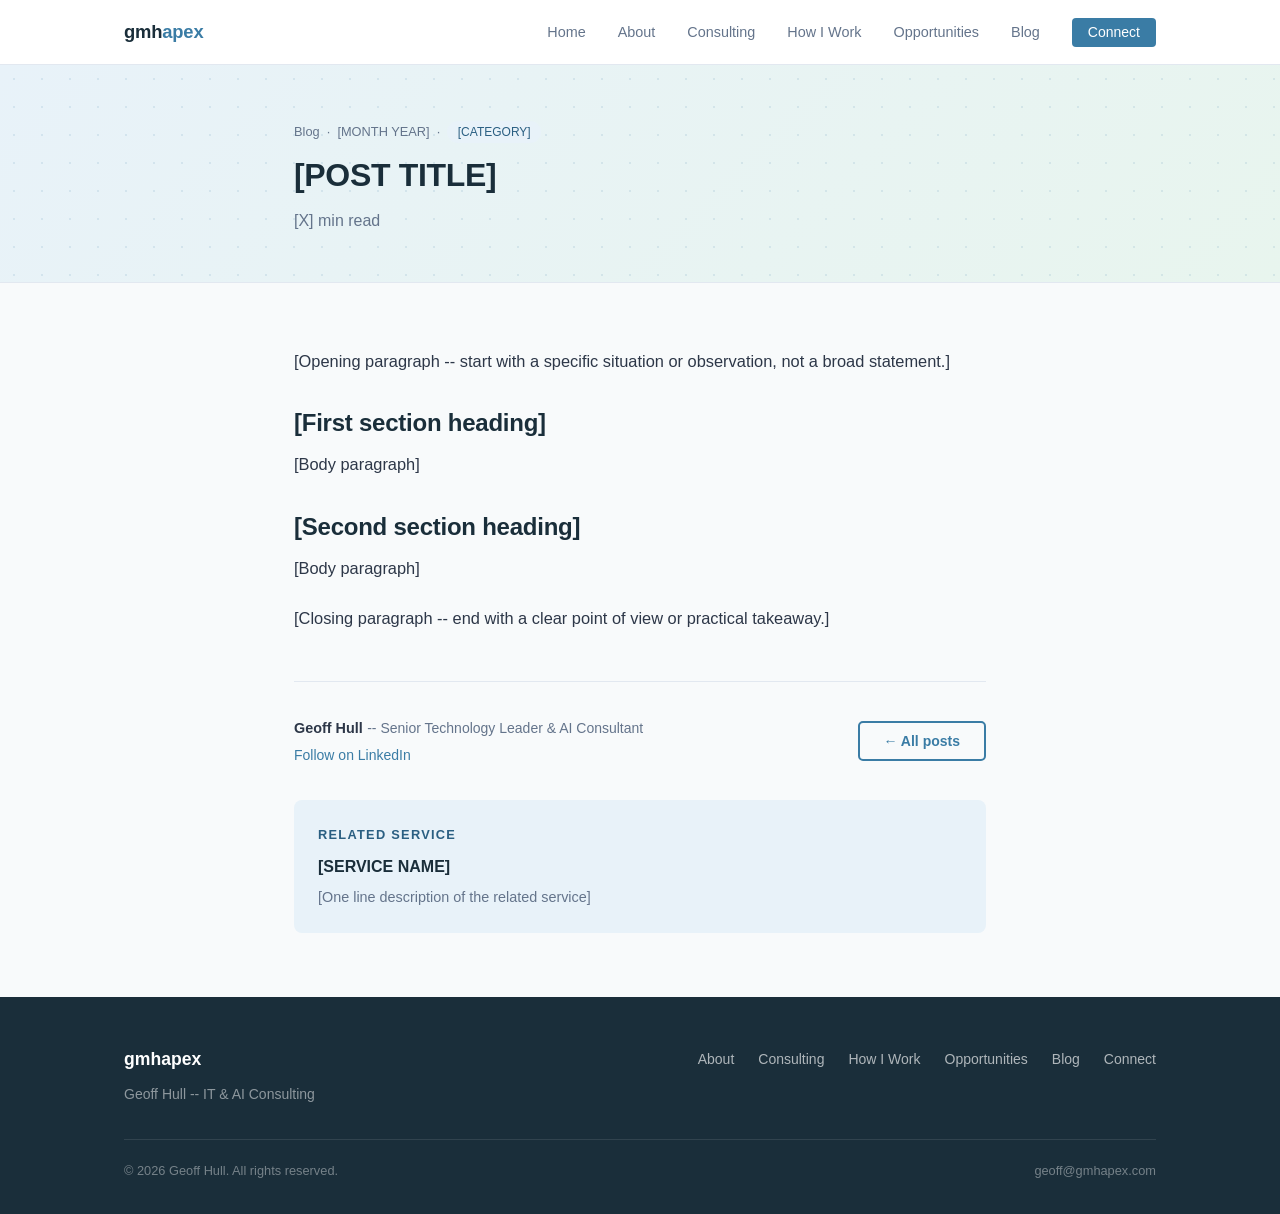
<file: docs/blog/template.html>
<!DOCTYPE html>
<!--
  ============================================================
  BLOG POST TEMPLATE -- gmhapex.com
  ============================================================
  HOW TO ADD A NEW BLOG POST:
  1. Duplicate this file and rename it (e.g. my-new-post.html)
  2. Replace all [PLACEHOLDER] values below
  3. Write your post content inside the <article class="post-content"> section
  4. Add a card for your new post to blog/index.html
  5. Add the new post URL to sitemap.xml
  6. Update llms.txt if the post adds significant new content
  ============================================================
-->
<html lang="en">
<head>
  <meta charset="UTF-8">
  <meta name="viewport" content="width=device-width, initial-scale=1.0">
  <!-- [PLACEHOLDER] Replace with your post title -->
  <title>[POST TITLE] -- Geoff Hull | gmhapex.com</title>
  <!-- [PLACEHOLDER] Replace with a 1-2 sentence description of the post -->
  <meta name="description" content="[POST META DESCRIPTION]">

  <!-- Canonical: replace with the full URL of this post -->
  <link rel="canonical" href="https://gmhapex.com/blog/[FILENAME].html">

  <!-- OpenGraph -->
  <meta property="og:title" content="[POST TITLE]">
  <meta property="og:description" content="[POST META DESCRIPTION]">
  <meta property="og:url" content="https://gmhapex.com/blog/[FILENAME].html">
  <meta property="og:type" content="article">
  <meta property="og:image" content="https://gmhapex.com/assets/img/geoff-hull.jpg">

  <!-- Twitter Card -->
  <meta name="twitter:card" content="summary_large_image">
  <meta name="twitter:site" content="@geoffmhull">
  <meta name="twitter:title" content="[POST TITLE]">
  <meta name="twitter:description" content="[POST META DESCRIPTION]">
  <meta name="twitter:image" content="https://gmhapex.com/assets/img/geoff-hull.jpg">

  <link rel="stylesheet" href="../assets/css/style.css">

  <!-- JSON-LD: BlogPosting -- update all [PLACEHOLDER] values -->
  <script type="application/ld+json">
  {
    "@context": "https://schema.org",
    "@type": "BlogPosting",
    "headline": "[POST TITLE]",
    "url": "https://gmhapex.com/blog/[FILENAME].html",
    "datePublished": "[YYYY-MM-DD]",
    "author": {
      "@type": "Person",
      "name": "Geoff Hull",
      "url": "https://gmhapex.com"
    },
    "publisher": {
      "@type": "Person",
      "name": "Geoff Hull",
      "url": "https://gmhapex.com"
    },
    "description": "[POST META DESCRIPTION]"
  }
  </script>
</head>
<body>

  <!-- ===== Navigation ===== -->
  <nav class="site-nav" role="navigation" aria-label="Main navigation">
    <div class="container site-nav__inner">
      <a href="../index.html" class="site-nav__brand">gmh<span>apex</span></a>
      <button class="nav-toggle" aria-label="Open menu" aria-expanded="false">
        <span></span><span></span><span></span>
      </button>
      <ul class="site-nav__links">
        <li><a href="../index.html">Home</a></li>
        <li><a href="../about.html">About</a></li>
        <li><a href="../consulting.html">Consulting</a></li>
        <li><a href="../how-i-work.html">How I Work</a></li>
        <li><a href="../opportunities.html">Opportunities</a></li>
        <li><a href="index.html">Blog</a></li>
        <li class="nav-cta"><a href="../connect.html">Connect</a></li>
      </ul>
    </div>
  </nav>

  <!-- ===== Post header ===== -->
  <!-- [PLACEHOLDER] Replace category, date, and read time -->
  <header class="post-header">
    <div class="container--narrow">
      <p class="post-header__meta">
        <a href="index.html" style="color:var(--text-muted);">Blog</a> &nbsp;&#183;&nbsp;
        [MONTH YEAR] &nbsp;&#183;&nbsp; <span class="tag">[CATEGORY]</span>
      </p>
      <h1>[POST TITLE]</h1>
      <p class="post-header__sub">[X] min read</p>
    </div>
  </header>

  <!-- ===== Post content ===== -->
  <section>
    <div class="container--narrow">
      <article class="post-content">

        <!-- ================================================
          WRITE YOUR POST HERE
          Use <p> for paragraphs, <h2> for section headings,
          <h3> for sub-headings. Keep to 400-900 words.
          Open with a specific observation or situation.
          End with a clear point of view or practical takeaway.
        ================================================ -->

        <p>
          [Opening paragraph -- start with a specific situation or observation, not a broad statement.]
        </p>

        <h2>[First section heading]</h2>

        <p>
          [Body paragraph]
        </p>

        <h2>[Second section heading]</h2>

        <p>
          [Body paragraph]
        </p>

        <!-- Add more sections as needed -->

        <p>
          [Closing paragraph -- end with a clear point of view or practical takeaway.]
        </p>

      </article>

      <!-- Author / nav -->
      <div style="margin-top:3rem; padding-top:2rem; border-top:1px solid var(--border); display:flex; justify-content:space-between; align-items:center; flex-wrap:wrap; gap:1rem;">
        <div>
          <strong style="font-size:0.9rem;">Geoff Hull</strong>
          <span style="font-size:0.875rem; color:var(--text-muted);"> -- Senior Technology Leader &amp; AI Consultant</span><br>
          <a href="https://www.linkedin.com/in/gmhull2025" style="font-size:0.875rem;" target="_blank" rel="noopener noreferrer">Follow on LinkedIn</a>
        </div>
        <a href="index.html" class="btn btn--outline" style="font-size:0.875rem;">&#8592; All posts</a>
      </div>

      <!-- [PLACEHOLDER] Related service block -- link to the relevant consulting service -->
      <div style="margin-top:2rem; background:var(--blue-light); border-radius:8px; padding:1.5rem;">
        <p style="font-size:0.8rem; text-transform:uppercase; letter-spacing:0.1em; color:var(--blue-dark); margin-bottom:0.4rem; font-weight:600;">Related service</p>
        <strong><a href="../consulting.html#[SERVICE-ANCHOR]" style="color:var(--heading);">[SERVICE NAME]</a></strong>
        <p style="font-size:0.9rem; color:var(--text-muted); margin-top:0.3rem; margin-bottom:0;">
          [One line description of the related service]
        </p>
      </div>
      <!-- Service anchor options: #it-ops | #itsm | #cx | #bpi -->
    </div>
  </section>

  <!-- ===== Footer ===== -->
  <footer class="site-footer">
    <div class="container">
      <div class="site-footer__inner">
        <div>
          <div class="site-footer__brand">gmhapex</div>
          <div class="site-footer__tagline">Geoff Hull -- IT &amp; AI Consulting</div>
        </div>
        <ul class="site-footer__nav">
          <li><a href="../about.html">About</a></li>
          <li><a href="../consulting.html">Consulting</a></li>
          <li><a href="../how-i-work.html">How I Work</a></li>
          <li><a href="../opportunities.html">Opportunities</a></li>
          <li><a href="index.html">Blog</a></li>
          <li><a href="../connect.html">Connect</a></li>
        </ul>
      </div>
      <div class="site-footer__bottom">
        <span>&copy; 2026 Geoff Hull. All rights reserved.</span>
        <span><a href="mailto:geoff@gmhapex.com" style="color:rgba(255,255,255,0.4);">geoff@gmhapex.com</a></span>
      </div>
    </div>
  </footer>

  <script src="../assets/js/main.js"></script>
</body>
</html>
</file>
<file: docs/assets/css/style.css>
/* ==========================================================================
   GMHAPEX.COM -- Main Stylesheet
   Site: gmhapex.com | Owner: Geoff Hull
   Font: Arial (system), no external dependencies
   Palette: Greens and blues, light tones
   ========================================================================== */

/* --- Reset & Base --------------------------------------------------------- */
*, *::before, *::after {
  box-sizing: border-box;
  margin: 0;
  padding: 0;
}

html {
  font-size: 16px;
  scroll-behavior: smooth;
}

body {
  font-family: Arial, Helvetica, sans-serif;
  font-weight: 400;
  color: #2d3748;
  background: #f8fafb;
  line-height: 1.7;
}

/* --- Color tokens --------------------------------------------------------- */
:root {
  --blue:          #3a7ca5;   /* primary accent */
  --blue-dark:     #2a5f82;
  --blue-light:    #e8f2f9;
  --green:         #4a9b78;   /* secondary accent */
  --green-dark:    #357a5d;
  --green-light:   #e8f5ee;
  --text:          #2d3748;
  --text-muted:    #64748b;
  --text-light:    #94a3b8;
  --bg:            #f8fafb;
  --bg-white:      #ffffff;
  --border:        #e2e8f0;
  --heading:       #1a2e3a;
}

/* --- Typography ----------------------------------------------------------- */
h1, h2, h3, h4, h5, h6 {
  color: var(--heading);
  font-weight: 600;
  line-height: 1.25;
  letter-spacing: -0.01em;
}

h1 { font-size: 2.5rem; }
h2 { font-size: 1.875rem; }
h3 { font-size: 1.375rem; }
h4 { font-size: 1.125rem; }

p { margin-bottom: 1.1rem; }
p:last-child { margin-bottom: 0; }

a {
  color: var(--blue);
  text-decoration: none;
  transition: color 0.15s ease;
}
a:hover { color: var(--blue-dark); text-decoration: underline; }

strong { font-weight: 600; }

/* --- Layout --------------------------------------------------------------- */
.container {
  max-width: 1080px;
  margin: 0 auto;
  padding: 0 1.5rem;
}

.container--narrow {
  max-width: 740px;
  margin: 0 auto;
  padding: 0 1.5rem;
}

section {
  padding: 4rem 0;
}

.section--alt {
  background: var(--bg-white);
}

/* --- Navigation ----------------------------------------------------------- */
.site-nav {
  background: var(--bg-white);
  border-bottom: 1px solid var(--border);
  position: sticky;
  top: 0;
  z-index: 100;
}

.site-nav__inner {
  display: flex;
  align-items: center;
  justify-content: space-between;
  height: 64px;
}

.site-nav__brand {
  font-size: 1.15rem;
  font-weight: 600;
  color: var(--heading);
  text-decoration: none;
  letter-spacing: -0.01em;
}
.site-nav__brand:hover { color: var(--blue); text-decoration: none; }

.site-nav__brand span {
  color: var(--blue);
}

.site-nav__links {
  display: flex;
  gap: 2rem;
  list-style: none;
  align-items: center;
}

.site-nav__links a {
  color: var(--text-muted);
  font-size: 0.9rem;
  text-decoration: none;
  transition: color 0.15s ease;
}
.site-nav__links a:hover,
.site-nav__links a.active {
  color: var(--blue);
  text-decoration: none;
}

.site-nav__links .nav-cta a {
  background: var(--blue);
  color: #fff;
  padding: 0.4rem 1rem;
  border-radius: 4px;
  font-size: 0.875rem;
}
.site-nav__links .nav-cta a:hover {
  background: var(--blue-dark);
  color: #fff;
}

/* Mobile nav toggle */
.nav-toggle {
  display: none;
  background: none;
  border: none;
  cursor: pointer;
  padding: 0.5rem;
  flex-direction: column;
  gap: 5px;
}
.nav-toggle span {
  display: block;
  width: 22px;
  height: 2px;
  background: var(--text);
  border-radius: 2px;
  transition: all 0.2s ease;
}

@media (max-width: 720px) {
  .nav-toggle { display: flex; }
  .site-nav__links {
    display: none;
    position: absolute;
    top: 64px;
    left: 0;
    right: 0;
    background: var(--bg-white);
    border-bottom: 1px solid var(--border);
    flex-direction: column;
    gap: 0;
    padding: 1rem 0;
  }
  .site-nav__links.open { display: flex; }
  .site-nav__links li { width: 100%; }
  .site-nav__links a { display: block; padding: 0.65rem 1.5rem; }
  .site-nav__links .nav-cta a { margin: 0.5rem 1.5rem; padding: 0.5rem 1rem; display: inline-block; }
}

/* --- Hero ----------------------------------------------------------------- */
.hero {
  background: linear-gradient(135deg, #e8f2f9 0%, #e8f5ee 100%);
  padding: 5rem 0 4.5rem;
  border-bottom: 1px solid var(--border);
  position: relative;
  overflow: hidden;
}

/* Subtle dot grid overlay for hero and post headers */
.hero::before,
.post-header::before {
  content: '';
  position: absolute;
  inset: 0;
  background-image: radial-gradient(circle, rgba(58, 124, 165, 0.12) 1px, transparent 1px);
  background-size: 28px 28px;
  pointer-events: none;
  z-index: 0;
}

/* Decorative circle accents in hero top-right */
.hero::after {
  content: '';
  position: absolute;
  top: -60px;
  right: -60px;
  width: 320px;
  height: 320px;
  border-radius: 50%;
  background: radial-gradient(circle, rgba(74, 155, 120, 0.08) 0%, transparent 70%);
  pointer-events: none;
  z-index: 0;
}

.hero > *,
.hero .container {
  position: relative;
  z-index: 1;
}

.hero__inner {
  display: grid;
  grid-template-columns: 1fr auto;
  gap: 3rem;
  align-items: center;
}

.hero__eyebrow {
  font-size: 0.8rem;
  text-transform: uppercase;
  letter-spacing: 0.12em;
  color: var(--green-dark);
  font-weight: 600;
  margin-bottom: 1rem;
}

.hero h1 {
  font-size: 2.75rem;
  margin-bottom: 1.25rem;
  line-height: 1.15;
}

.hero__sub {
  font-size: 1.15rem;
  color: var(--text-muted);
  max-width: 520px;
  margin-bottom: 2rem;
  line-height: 1.65;
}

.hero__actions {
  display: flex;
  gap: 1rem;
  flex-wrap: wrap;
}

.hero__avatar {
  width: 220px;
  height: 220px;
  border-radius: 50%;
  background: linear-gradient(135deg, var(--blue-light), var(--green-light));
  border: 4px solid var(--bg-white);
  box-shadow: 0 8px 32px rgba(58, 124, 165, 0.15);
  display: flex;
  align-items: center;
  justify-content: center;
  flex-shrink: 0;
}

.hero__avatar-initials {
  font-size: 4rem;
  font-weight: 300;
  color: var(--blue);
  letter-spacing: -0.02em;
}

/* Photo variant -- replaces initials when img is present */
.hero__avatar img {
  width: 100%;
  height: 100%;
  object-fit: cover;
  object-position: center top;
  border-radius: 50%;
  display: block;
}

@media (max-width: 760px) {
  .hero__inner {
    grid-template-columns: 1fr;
  }
  .hero__avatar {
    width: 140px;
    height: 140px;
    order: -1;
  }
  .hero__avatar-initials { font-size: 2.5rem; }
  .hero h1 { font-size: 2rem; }
}

/* --- Buttons -------------------------------------------------------------- */
.btn {
  display: inline-block;
  padding: 0.7rem 1.5rem;
  border-radius: 5px;
  font-size: 0.925rem;
  font-weight: 600;
  text-decoration: none;
  transition: all 0.15s ease;
  cursor: pointer;
  border: 2px solid transparent;
  line-height: 1;
}

.btn--primary {
  background: var(--blue);
  color: #fff;
  border-color: var(--blue);
}
.btn--primary:hover {
  background: var(--blue-dark);
  border-color: var(--blue-dark);
  color: #fff;
  text-decoration: none;
}

.btn--outline {
  background: transparent;
  color: var(--blue);
  border-color: var(--blue);
}
.btn--outline:hover {
  background: var(--blue);
  color: #fff;
  text-decoration: none;
}

.btn--green {
  background: var(--green);
  color: #fff;
  border-color: var(--green);
}
.btn--green:hover {
  background: var(--green-dark);
  border-color: var(--green-dark);
  color: #fff;
  text-decoration: none;
}

/* --- Section headings ----------------------------------------------------- */
.section-label {
  font-size: 0.75rem;
  text-transform: uppercase;
  letter-spacing: 0.12em;
  color: var(--green-dark);
  font-weight: 600;
  margin-bottom: 0.6rem;
  display: flex;
  align-items: center;
  gap: 0.5rem;
}

.section-label::before {
  content: '';
  display: inline-block;
  width: 18px;
  height: 2px;
  background: var(--green);
  border-radius: 2px;
  flex-shrink: 0;
}

.section-heading {
  font-size: 2rem;
  margin-bottom: 0.75rem;
}

.section-intro {
  color: var(--text-muted);
  font-size: 1.05rem;
  max-width: 620px;
  margin-bottom: 2.5rem;
  line-height: 1.7;
}

/* --- Cards ---------------------------------------------------------------- */
.card {
  background: var(--bg-white);
  border: 1px solid var(--border);
  border-radius: 8px;
  padding: 2rem;
  transition: box-shadow 0.2s ease, border-color 0.2s ease;
}

.card:hover {
  box-shadow: 0 4px 24px rgba(58, 124, 165, 0.1);
  border-color: var(--blue);
}

.card__icon {
  width: 44px;
  height: 44px;
  border-radius: 8px;
  background: var(--blue-light);
  display: flex;
  align-items: center;
  justify-content: center;
  margin-bottom: 1.1rem;
  font-size: 1.4rem;
}

.card__title {
  font-size: 1.15rem;
  margin-bottom: 0.6rem;
  color: var(--heading);
}

.card__body {
  color: var(--text-muted);
  font-size: 0.95rem;
  line-height: 1.65;
}

/* --- Grid helpers --------------------------------------------------------- */
.grid-2 {
  display: grid;
  grid-template-columns: repeat(2, 1fr);
  gap: 1.5rem;
}

.grid-3 {
  display: grid;
  grid-template-columns: repeat(3, 1fr);
  gap: 1.5rem;
}

.grid-4 {
  display: grid;
  grid-template-columns: repeat(4, 1fr);
  gap: 1.5rem;
}

@media (max-width: 900px) {
  .grid-4 { grid-template-columns: repeat(2, 1fr); }
  .grid-3 { grid-template-columns: repeat(2, 1fr); }
}

@media (max-width: 560px) {
  .grid-4, .grid-3, .grid-2 { grid-template-columns: 1fr; }
}

/* --- Service section ------------------------------------------------------- */
.service-block {
  border-top: 1px solid var(--border);
  padding: 2.5rem 0;
}
.service-block:last-child { border-bottom: 1px solid var(--border); }

.service-block__header {
  display: grid;
  grid-template-columns: auto 1fr;
  gap: 1.25rem;
  align-items: flex-start;
  margin-bottom: 1.25rem;
}

.service-block__num {
  width: 40px;
  height: 40px;
  border-radius: 50%;
  background: var(--blue-light);
  color: var(--blue-dark);
  font-weight: 600;
  font-size: 1rem;
  display: flex;
  align-items: center;
  justify-content: center;
  flex-shrink: 0;
  margin-top: 2px;
}

.service-block__title { font-size: 1.35rem; margin-bottom: 0.2rem; }

.service-block__problem {
  background: var(--green-light);
  border-left: 3px solid var(--green);
  padding: 0.85rem 1.1rem;
  border-radius: 0 6px 6px 0;
  font-size: 0.9rem;
  color: var(--text-muted);
  margin-bottom: 1.1rem;
  font-style: italic;
}

.service-block__body { font-size: 0.975rem; line-height: 1.75; }

.service-block__tags {
  display: flex;
  flex-wrap: wrap;
  gap: 0.4rem;
  margin-top: 1rem;
}

.tag {
  font-size: 0.75rem;
  padding: 0.25rem 0.65rem;
  background: var(--blue-light);
  color: var(--blue-dark);
  border-radius: 20px;
  font-weight: 500;
}

/* Service block photo -- sits between header and problem callout */
.service-block__img {
  border-radius: 6px;
  overflow: hidden;
  height: 190px;
  margin-bottom: 1.25rem;
  background: var(--blue-light);
}
.service-block__img img {
  width: 100%;
  height: 100%;
  object-fit: cover;
  display: block;
  filter: saturate(0.65) brightness(0.95);
}

/* --- Blog ----------------------------------------------------------------- */
.post-list { display: flex; flex-direction: column; gap: 2rem; }

.post-card {
  background: var(--bg-white);
  border: 1px solid var(--border);
  border-radius: 8px;
  padding: 1.75rem 2rem;
  transition: box-shadow 0.2s ease, border-color 0.2s ease;
}
.post-card:hover {
  box-shadow: 0 4px 20px rgba(58, 124, 165, 0.1);
  border-color: var(--blue);
}

.post-card__meta {
  font-size: 0.8rem;
  color: var(--text-light);
  margin-bottom: 0.5rem;
}

.post-card__meta .tag { margin-left: 0.5rem; vertical-align: middle; }

.post-card__title {
  font-size: 1.25rem;
  margin-bottom: 0.5rem;
}
.post-card__title a { color: var(--heading); text-decoration: none; }
.post-card__title a:hover { color: var(--blue); }

.post-card__excerpt {
  color: var(--text-muted);
  font-size: 0.95rem;
  line-height: 1.65;
}

/* Post card thumbnail -- bleeds to card edges */
.post-card__img {
  border-radius: 7px 7px 0 0;
  overflow: hidden;
  height: 160px;
  margin: -1.75rem -2rem 1.5rem;
  background: var(--blue-light);
}
.post-card__img img {
  width: 100%;
  height: 100%;
  object-fit: cover;
  display: block;
  filter: saturate(0.65) brightness(0.95);
}

/* Card thumbnail (home page service/blog cards) -- bleeds to card edges */
.card__img {
  border-radius: 7px 7px 0 0;
  overflow: hidden;
  height: 140px;
  margin: -2rem -2rem 1.25rem;
  background: var(--blue-light);
}
.card__img img {
  width: 100%;
  height: 100%;
  object-fit: cover;
  display: block;
  filter: saturate(0.65) brightness(0.95);
}

/* Blog post page */
.post-content {
  font-size: 1.025rem;
  line-height: 1.8;
}
.post-content p { margin-bottom: 1.25rem; }
.post-content h2 { margin: 2rem 0 0.75rem; font-size: 1.5rem; }
.post-content h3 { margin: 1.5rem 0 0.5rem; font-size: 1.2rem; }

.post-header {
  background: linear-gradient(135deg, #e8f2f9 0%, #e8f5ee 100%);
  padding: 3.5rem 0 3rem;
  border-bottom: 1px solid var(--border);
  position: relative;
  overflow: hidden;
}

.post-header > * {
  position: relative;
  z-index: 1;
}

.post-header__meta {
  font-size: 0.8rem;
  color: var(--text-muted);
  margin-bottom: 0.75rem;
}

.post-header h1 {
  font-size: 2rem;
  max-width: 680px;
  margin-bottom: 0.75rem;
}

.post-header__sub {
  color: var(--text-muted);
  font-size: 1rem;
}

/* --- Stat strip ----------------------------------------------------------- */
.stat-strip {
  background: var(--blue);
  color: #fff;
  padding: 2.5rem 0;
}

.stat-strip__inner {
  display: flex;
  justify-content: space-around;
  flex-wrap: wrap;
  gap: 2rem;
  text-align: center;
}

.stat__number {
  font-size: 2.25rem;
  font-weight: 700;
  display: block;
  color: #fff;
  letter-spacing: -0.02em;
}

.stat__label {
  font-size: 0.875rem;
  color: rgba(255,255,255,0.8);
}

/* --- CTA block ------------------------------------------------------------ */
.cta-block {
  background: linear-gradient(135deg, var(--blue-light) 0%, var(--green-light) 100%);
  border: 1px solid var(--border);
  border-radius: 12px;
  padding: 3rem;
  text-align: center;
}

.cta-block h2 { margin-bottom: 0.75rem; }
.cta-block p  { color: var(--text-muted); margin-bottom: 1.75rem; }

/* --- Opportunities -------------------------------------------------------- */
.opportunity-type {
  background: var(--bg-white);
  border: 1px solid var(--border);
  border-radius: 8px;
  padding: 2rem;
}

.opportunity-type__badge {
  display: inline-block;
  font-size: 0.72rem;
  font-weight: 600;
  text-transform: uppercase;
  letter-spacing: 0.08em;
  padding: 0.25rem 0.65rem;
  border-radius: 20px;
  margin-bottom: 1rem;
}

.badge--blue {
  background: var(--blue-light);
  color: var(--blue-dark);
}

.badge--green {
  background: var(--green-light);
  color: var(--green-dark);
}

/* --- Connect / social links ----------------------------------------------- */
.social-links {
  display: flex;
  flex-direction: column;
  gap: 1rem;
}

.social-link {
  display: flex;
  align-items: center;
  gap: 1rem;
  padding: 1.1rem 1.5rem;
  background: var(--bg-white);
  border: 1px solid var(--border);
  border-radius: 8px;
  text-decoration: none;
  color: var(--text);
  transition: all 0.15s ease;
}

.social-link:hover {
  border-color: var(--blue);
  box-shadow: 0 2px 12px rgba(58, 124, 165, 0.12);
  color: var(--blue);
  text-decoration: none;
}

.social-link__icon {
  width: 40px;
  height: 40px;
  border-radius: 8px;
  display: flex;
  align-items: center;
  justify-content: center;
  font-size: 1.3rem;
  flex-shrink: 0;
}

.social-link__info strong { display: block; font-size: 0.975rem; }
.social-link__info span { font-size: 0.85rem; color: var(--text-muted); }

/* --- About page ----------------------------------------------------------- */
.bio-section {
  display: grid;
  grid-template-columns: 1fr 320px;
  gap: 3.5rem;
  align-items: start;
}

.bio-aside {
  position: sticky;
  top: 80px;
}

.bio-aside__card {
  background: var(--bg-white);
  border: 1px solid var(--border);
  border-radius: 10px;
  overflow: hidden;
}

.bio-aside__avatar {
  background: linear-gradient(135deg, var(--blue-light), var(--green-light));
  height: 260px;
  display: flex;
  align-items: center;
  justify-content: center;
  font-size: 4rem;
  font-weight: 300;
  color: var(--blue);
  overflow: hidden;
}

.bio-aside__avatar img {
  width: 100%;
  height: 100%;
  object-fit: cover;
  object-position: center 15%;
  display: block;
}

.bio-aside__details {
  padding: 1.5rem;
}

.bio-aside__details h3 { font-size: 1.1rem; margin-bottom: 0.2rem; }
.bio-aside__details .role { color: var(--text-muted); font-size: 0.875rem; margin-bottom: 1rem; }

.bio-stat { margin-bottom: 0.6rem; font-size: 0.875rem; }
.bio-stat strong { color: var(--heading); }

@media (max-width: 860px) {
  .bio-section { grid-template-columns: 1fr; }
  .bio-aside { position: static; }
}

/* --- Footer --------------------------------------------------------------- */
.site-footer {
  background: var(--heading);
  color: rgba(255,255,255,0.75);
  padding: 3rem 0 2rem;
  margin-top: 0;
}

.site-footer__inner {
  display: grid;
  grid-template-columns: 1fr auto;
  gap: 2rem;
  align-items: start;
  margin-bottom: 2rem;
}

.site-footer__brand {
  font-size: 1.1rem;
  font-weight: 600;
  color: #fff;
  margin-bottom: 0.5rem;
}

.site-footer__tagline {
  font-size: 0.875rem;
  color: rgba(255,255,255,0.5);
}

.site-footer__nav {
  display: flex;
  gap: 1.5rem;
  list-style: none;
  flex-wrap: wrap;
}

.site-footer__nav a {
  color: rgba(255,255,255,0.65);
  font-size: 0.875rem;
  text-decoration: none;
  transition: color 0.15s;
}
.site-footer__nav a:hover { color: #fff; }

.site-footer__bottom {
  border-top: 1px solid rgba(255,255,255,0.1);
  padding-top: 1.25rem;
  font-size: 0.8rem;
  color: rgba(255,255,255,0.4);
  display: flex;
  justify-content: space-between;
  align-items: center;
  flex-wrap: wrap;
  gap: 0.5rem;
}

@media (max-width: 600px) {
  .site-footer__inner { grid-template-columns: 1fr; }
  .site-footer__bottom { flex-direction: column; align-items: flex-start; }
}

/* --- Utilities ------------------------------------------------------------ */
.text-center { text-align: center; }
.text-muted { color: var(--text-muted); }
.mt-1 { margin-top: 1rem; }
.mt-2 { margin-top: 2rem; }
.mb-1 { margin-bottom: 1rem; }
.mb-2 { margin-bottom: 2rem; }

/* --- 404 ------------------------------------------------------------------ */
.error-page {
  min-height: 60vh;
  display: flex;
  align-items: center;
  justify-content: center;
  text-align: center;
  padding: 4rem 1.5rem;
}

.error-page__num {
  font-size: 6rem;
  font-weight: 700;
  color: var(--blue-light);
  line-height: 1;
  margin-bottom: 0.5rem;
}

.error-page h1 { margin-bottom: 0.75rem; }
.error-page p  { color: var(--text-muted); margin-bottom: 2rem; }

/* --- Process steps -------------------------------------------------------- */
.process-steps {
  margin: 2.5rem 0;
}

.process-step {
  display: grid;
  grid-template-columns: 52px 1fr;
  gap: 0 1.5rem;
  position: relative;
  padding-bottom: 2.5rem;
}

.process-step:last-child { padding-bottom: 0; }

/* Vertical connector line between steps */
.process-step:not(:last-child)::after {
  content: '';
  position: absolute;
  left: 25px;
  top: 52px;
  bottom: 0;
  width: 2px;
  background: var(--border);
}

.process-step__num {
  width: 52px;
  height: 52px;
  border-radius: 50%;
  background: var(--blue-light);
  color: var(--blue-dark);
  font-weight: 700;
  font-size: 1.1rem;
  display: flex;
  align-items: center;
  justify-content: center;
  flex-shrink: 0;
  border: 2px solid var(--blue);
  position: relative;
  z-index: 1;
}

.process-step__content { padding-top: 0.6rem; }

.process-step__title {
  font-size: 1.1rem;
  font-weight: 600;
  color: var(--heading);
  margin-bottom: 0.5rem;
}

.process-step__body {
  color: var(--text-muted);
  font-size: 0.95rem;
  line-height: 1.7;
  margin-bottom: 0.75rem;
}

.process-step__outcome {
  display: inline-block;
  font-size: 0.825rem;
  font-weight: 500;
  color: var(--green-dark);
  background: var(--green-light);
  border-left: 3px solid var(--green);
  padding: 0.45rem 0.85rem;
  border-radius: 0 4px 4px 0;
}

.process-step__outcome::before {
  content: 'You get: ';
  font-weight: 700;
}

/* --- Pricing cards -------------------------------------------------------- */
.pricing-grid {
  display: grid;
  grid-template-columns: repeat(3, 1fr);
  gap: 1.5rem;
  margin-top: 2rem;
  align-items: start;
}

@media (max-width: 860px) {
  .pricing-grid { grid-template-columns: 1fr; max-width: 460px; }
}

.pricing-card {
  background: var(--bg-white);
  border: 1px solid var(--border);
  border-radius: 8px;
  padding: 1.75rem;
  display: flex;
  flex-direction: column;
}

.pricing-card--featured {
  border-color: var(--blue);
  box-shadow: 0 4px 24px rgba(58, 124, 165, 0.12);
}

.pricing-card__label {
  font-size: 0.7rem;
  text-transform: uppercase;
  letter-spacing: 0.12em;
  font-weight: 600;
  color: var(--green-dark);
  margin-bottom: 0.65rem;
}

.pricing-card--featured .pricing-card__label { color: var(--blue); }

.pricing-card__title {
  font-size: 1.1rem;
  font-weight: 600;
  color: var(--heading);
  margin-bottom: 0.3rem;
}

.pricing-card__duration {
  font-size: 0.825rem;
  color: var(--text-muted);
  margin-bottom: 1rem;
}

.pricing-card__price {
  font-size: 1.25rem;
  font-weight: 600;
  color: var(--blue-dark);
  margin-bottom: 0.2rem;
}

.pricing-card__price-note {
  font-size: 0.775rem;
  color: var(--text-light);
  margin-bottom: 1.1rem;
}

.pricing-card__body {
  font-size: 0.9rem;
  color: var(--text-muted);
  line-height: 1.65;
  flex-grow: 1;
}

.pricing-card__cta { margin-top: 1.5rem; }

/* --- Divider -------------------------------------------------------------- */
.divider {
  border: none;
  border-top: 1px solid var(--border);
  margin: 0;
}
</file>
